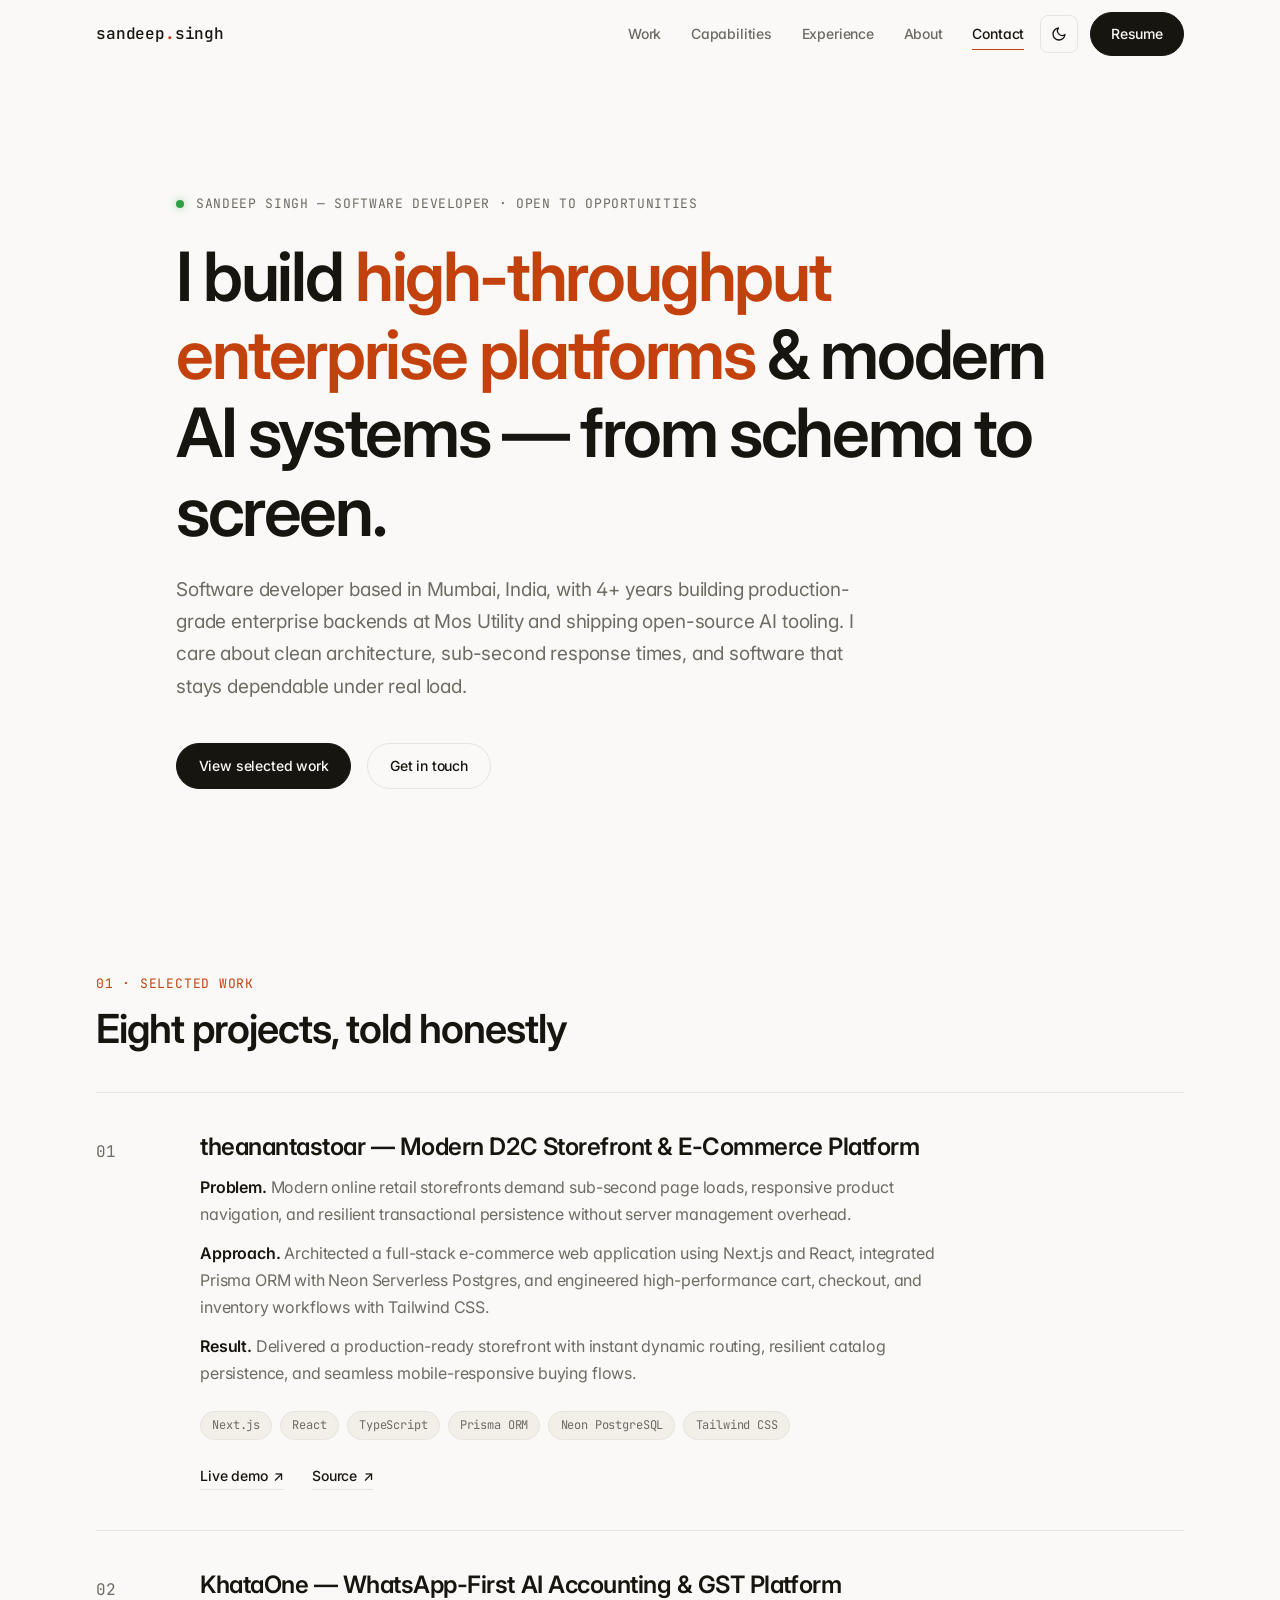
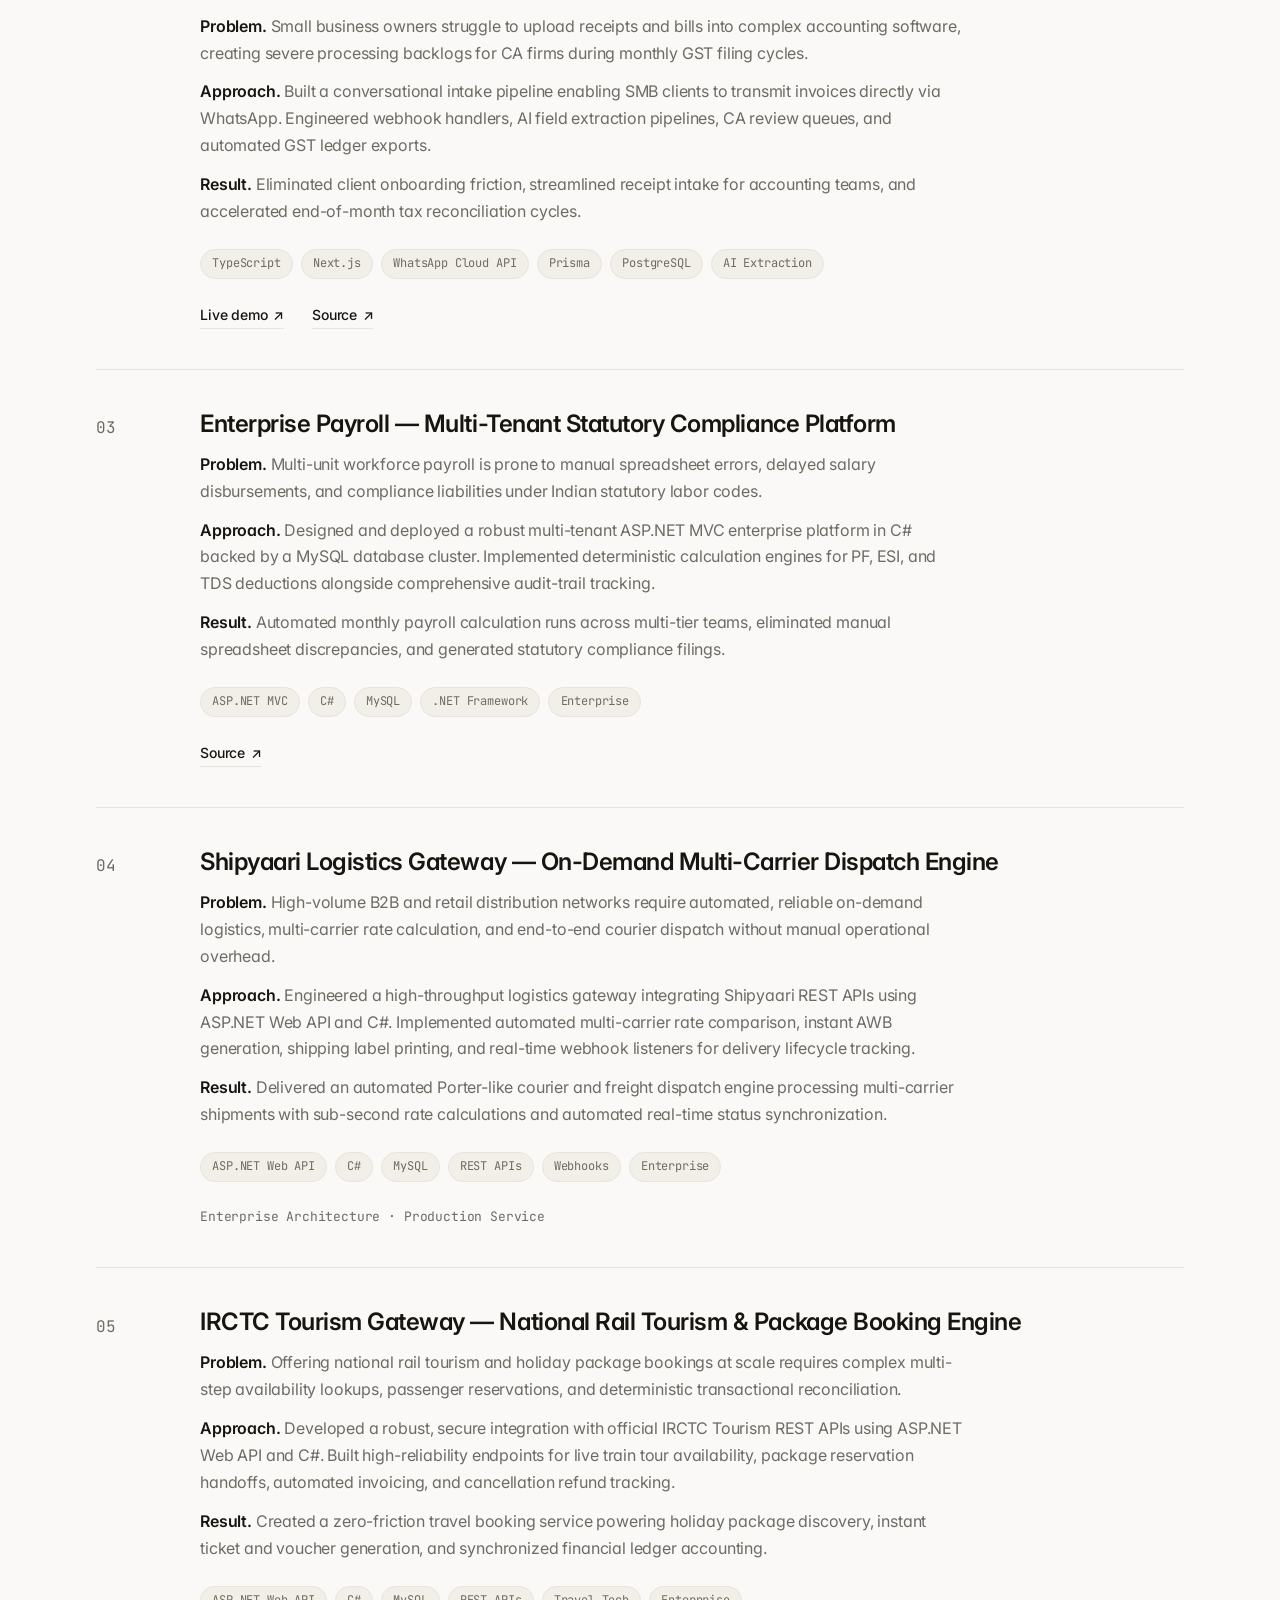
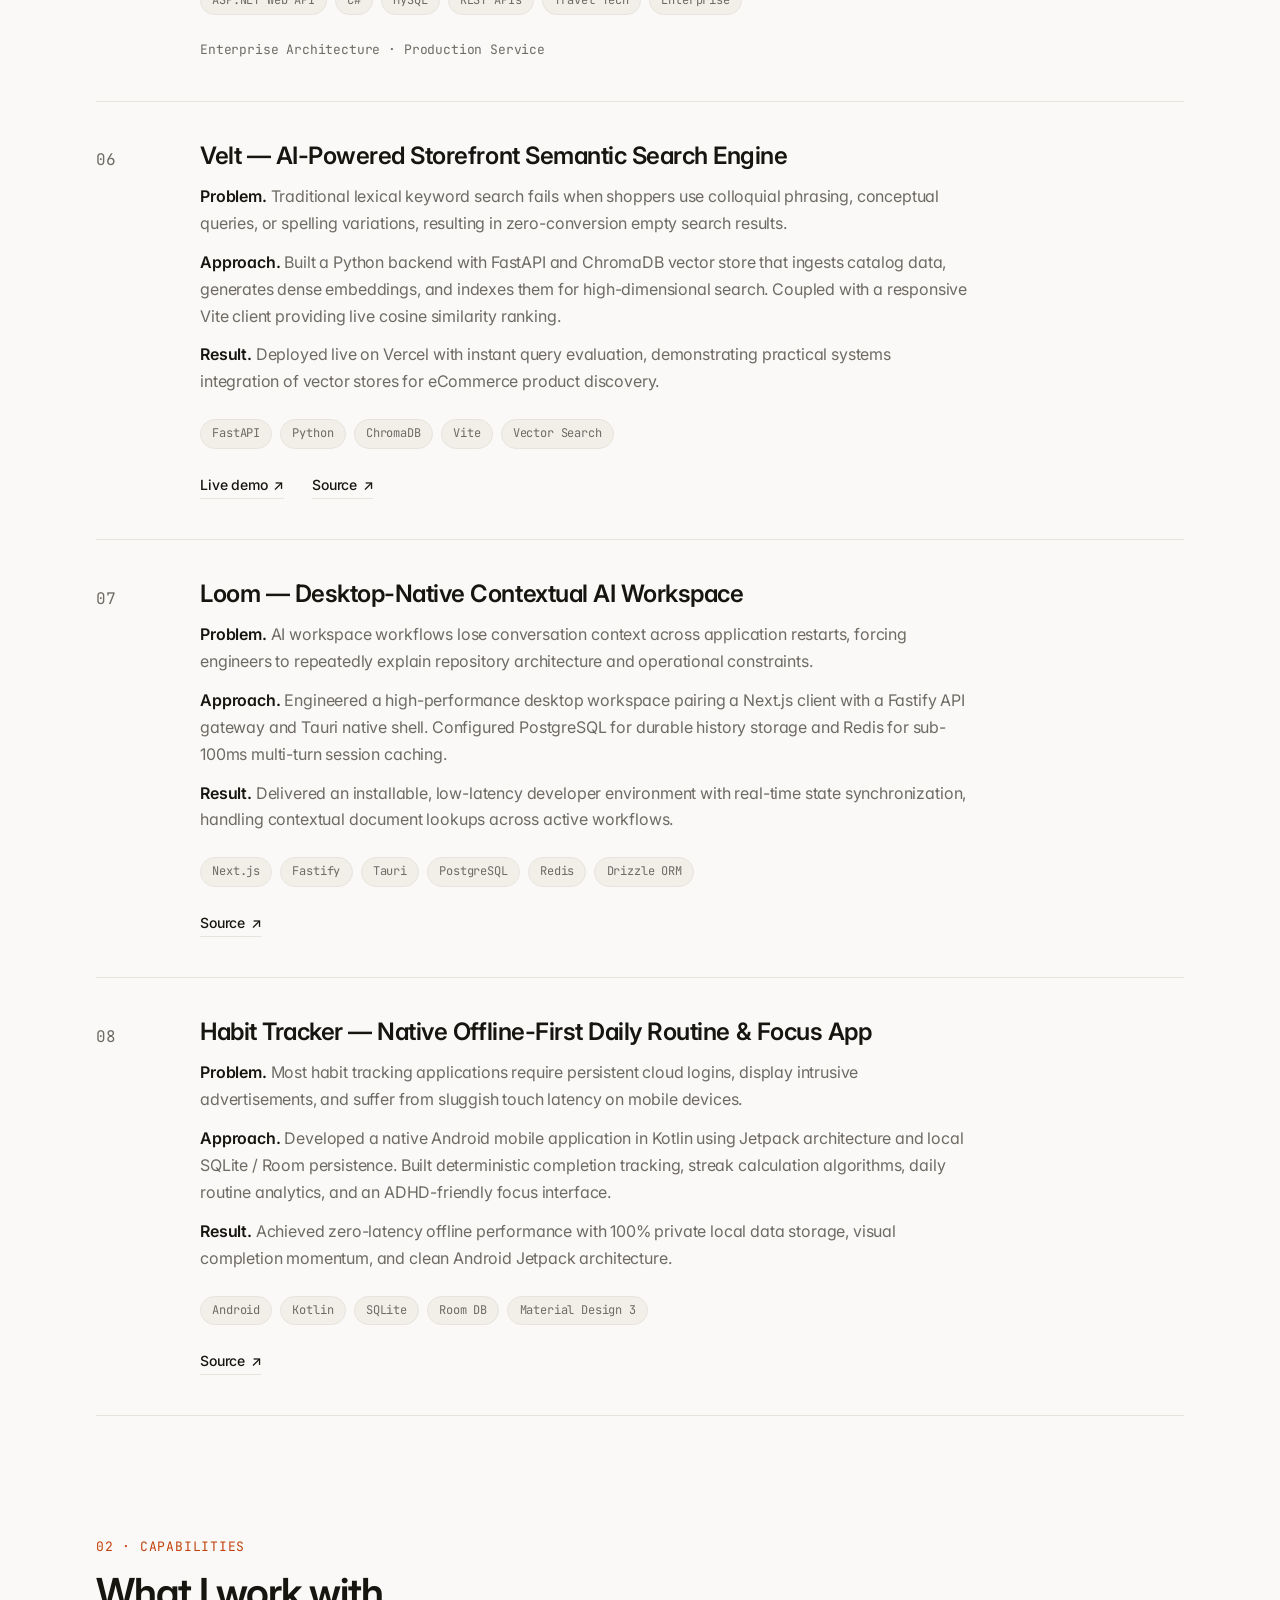
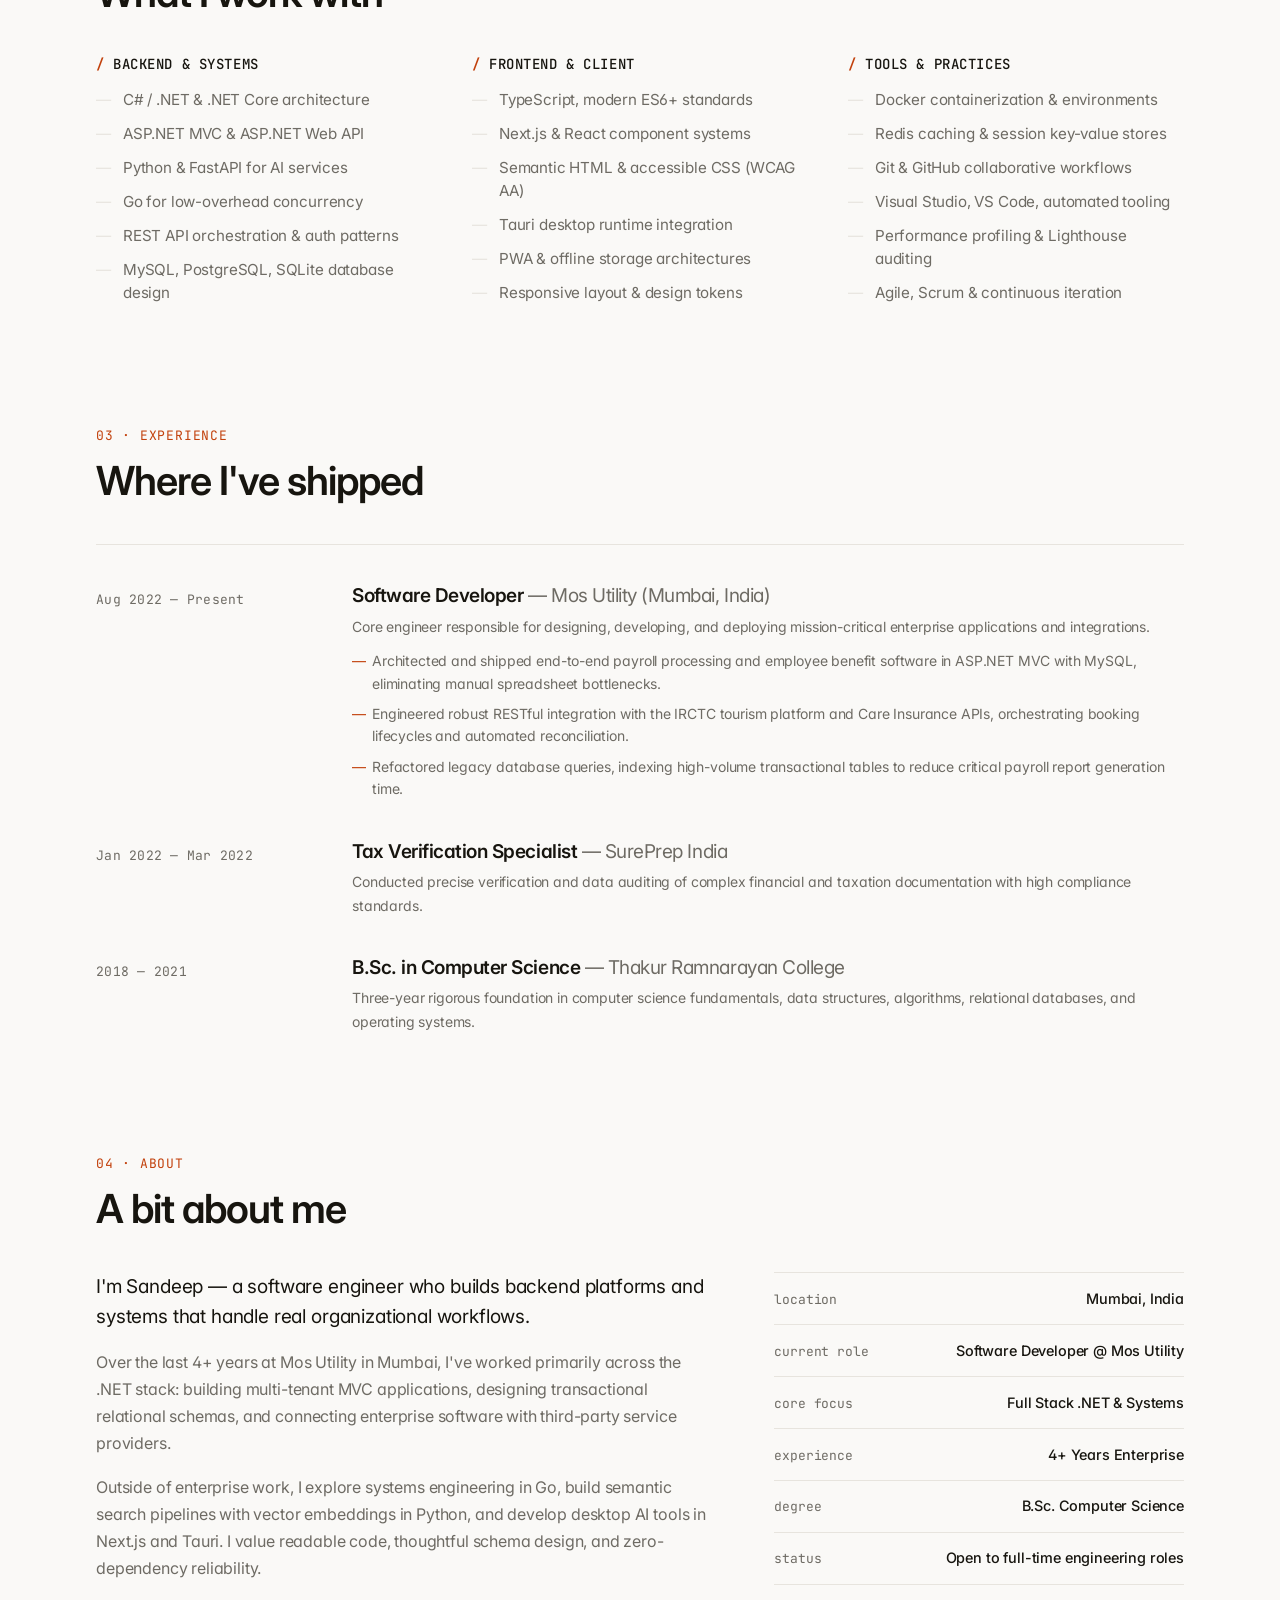
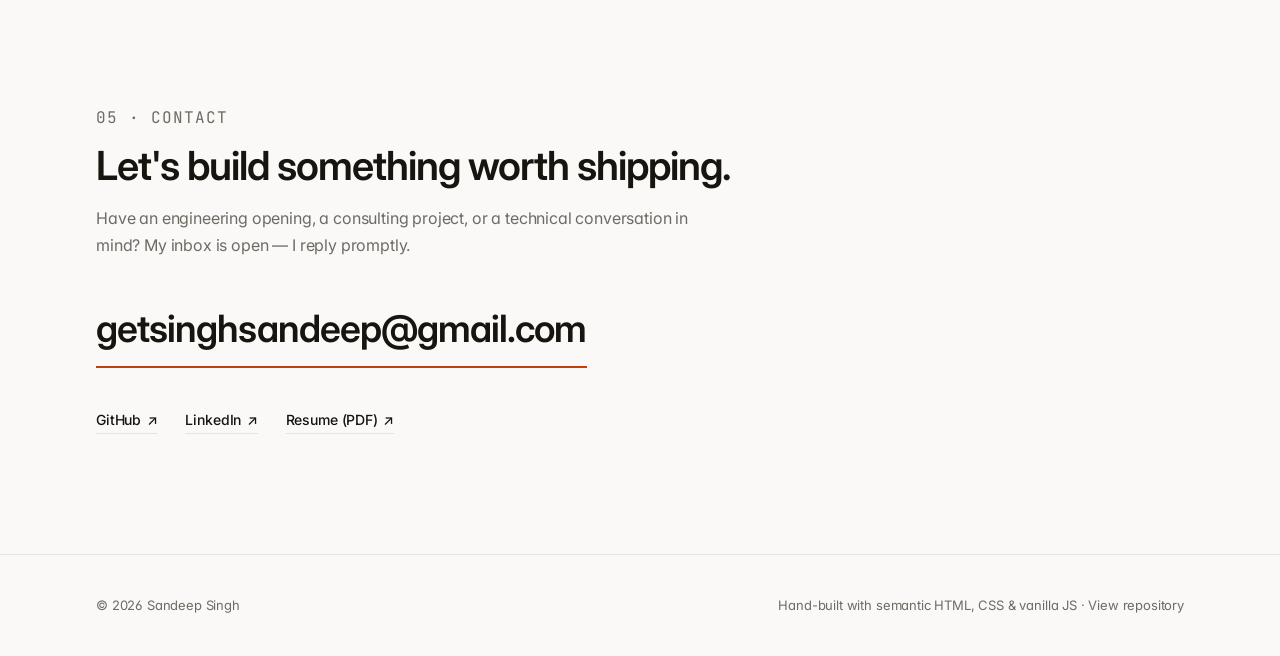
<file: index.html>
<!DOCTYPE html>
<html lang="en">
<head>
  <meta charset="UTF-8">
  <meta name="viewport" content="width=device-width, initial-scale=1.0">
  <title>Sandeep Singh — Full Stack Software Developer</title>
  <meta name="description" content="Sandeep Singh is a full-stack software developer and systems engineer building high-throughput enterprise platforms and modern AI systems in Mumbai, India.">
  <meta property="og:title" content="Sandeep Singh — Full Stack Software Developer">
  <meta property="og:description" content="High-throughput enterprise platforms and modern AI systems — from schema to screen.">
  <meta property="og:type" content="website">
  <meta property="og:url" content="https://sandeep-s01.github.io/portfolio/">

  <link rel="icon" href="favicon.svg" type="image/svg+xml">
  <link rel="preconnect" href="https://fonts.googleapis.com">
  <link rel="preconnect" href="https://fonts.gstatic.com" crossorigin>
  <link href="https://fonts.googleapis.com/css2?family=Inter:wght@400;500;600;700&family=JetBrains+Mono:wght@400;500;600&display=swap" rel="stylesheet">
  <link rel="stylesheet" href="style.css">

  <!-- Set theme before paint to avoid flash of unstyled content -->
  <script>
    document.documentElement.classList.add('js');
    (function () {
      var t = localStorage.getItem('theme');
      if (!t) t = matchMedia('(prefers-color-scheme: dark)').matches ? 'dark' : 'light';
      document.documentElement.dataset.theme = t;
    })();
  </script>

  <!-- Schema.org Person JSON-LD -->
  <script type="application/ld+json">
  {
    "@context": "https://schema.org",
    "@type": "Person",
    "name": "Sandeep Singh",
    "jobTitle": "Full Stack Software Developer",
    "address": {
      "@type": "PostalAddress",
      "addressLocality": "Mumbai",
      "addressCountry": "India"
    },
    "url": "https://sandeep-s01.github.io/portfolio/",
    "sameAs": [
      "https://github.com/Sandeep-S01",
      "https://www.linkedin.com/in/sandeep-singh-1147b81aa/"
    ],
    "knowsAbout": ["C#", ".NET", "ASP.NET MVC", "MySQL", "REST APIs", "TypeScript", "Next.js", "Go", "AI Systems"]
  }
  </script>
</head>

<body>
  <div id="scroll-progress" aria-hidden="true"></div>
  <a class="skip-link" href="#main">Skip to content</a>

  <!-- ================================================================
       HEADER & NAVIGATION
       ================================================================ -->
  <header class="site-header" id="site-header">
    <div class="container header-inner">
      <a href="#top" class="wordmark">sandeep<span class="dot">.</span>singh</a>

      <nav class="site-nav" id="site-nav" aria-label="Primary">
        <a href="#work">Work</a>
        <a href="#capabilities">Capabilities</a>
        <a href="#experience">Experience</a>
        <a href="#about">About</a>
        <a href="#contact">Contact</a>
        <a class="btn btn-primary mobile-nav-resume" href="Resume_Sandeep.pdf" target="_blank" rel="noopener noreferrer">Download Resume (PDF)</a>
      </nav>

      <div class="header-actions">
        <!-- Dual theme toggle (Light / Dark) -->
        <button class="icon-btn" id="theme-toggle" aria-label="Toggle dark mode">
          <span class="theme-btn-icon">
            <svg class="icon-moon" width="16" height="16" viewBox="0 0 24 24" fill="none" stroke="currentColor" stroke-width="2" stroke-linecap="round" stroke-linejoin="round" aria-hidden="true"><path d="M21 12.8A9 9 0 1 1 11.2 3a7 7 0 0 0 9.8 9.8z"/></svg>
            <svg class="icon-sun" width="16" height="16" viewBox="0 0 24 24" fill="none" stroke="currentColor" stroke-width="2" stroke-linecap="round" stroke-linejoin="round" aria-hidden="true"><circle cx="12" cy="12" r="4"/><path d="M12 2v2m0 16v2M4.9 4.9l1.4 1.4m11.4 11.4 1.4 1.4M2 12h2m16 0h2M4.9 19.1l1.4-1.4M17.7 6.3l1.4-1.4"/></svg>
          </span>
        </button>

        <a class="btn btn-primary btn-resume" href="Resume_Sandeep.pdf" target="_blank" rel="noopener noreferrer">Resume</a>

        <button class="icon-btn menu-btn" id="menu-btn" aria-expanded="false" aria-controls="site-nav" aria-label="Open menu">
          <span></span>
          <span></span>
          <span></span>
        </button>
      </div>
    </div>
  </header>

  <main id="main">
    <!-- ================================================================
         HERO SECTION
         ================================================================ -->
    <section class="hero container" id="top">
      <p class="kicker reveal stagger-1">
        <span class="status-dot" aria-hidden="true"></span>
        Sandeep Singh — Software Developer · Open to opportunities
      </p>
      <h1 class="reveal stagger-2">I build <em>high-throughput enterprise platforms</em> &amp; modern AI systems — from schema to screen.</h1>
      <p class="lede reveal stagger-3">
        Software developer based in Mumbai, India, with 4+ years building production-grade enterprise backends at Mos Utility and shipping open-source AI tooling. I care about clean architecture, sub-second response times, and software that stays dependable under real load.
      </p>
      <div class="hero-actions reveal stagger-4">
        <a class="btn btn-primary" href="#work">View selected work</a>
        <a class="btn btn-ghost" href="#contact">Get in touch</a>
      </div>
    </section>

    <!-- ================================================================
         SECTION 01: SELECTED WORK
         ================================================================ -->
    <section class="section container" id="work" aria-labelledby="work-title">
      <header class="section-head reveal">
        <p class="section-label">01 · Selected Work</p>
        <h2 id="work-title">Eight projects, told honestly</h2>
      </header>

      <!-- Project 01: theanantastoar -->
      <article class="project reveal stagger-1">
        <p class="project-index" aria-hidden="true">01</p>
        <div class="project-body">
          <h3>theanantastoar — Modern D2C Storefront &amp; E-Commerce Platform</h3>
          <div class="project-desc">
            <p><strong>Problem.</strong> Modern online retail storefronts demand sub-second page loads, responsive product navigation, and resilient transactional persistence without server management overhead.</p>
            <p><strong>Approach.</strong> Architected a full-stack e-commerce web application using Next.js and React, integrated Prisma ORM with Neon Serverless Postgres, and engineered high-performance cart, checkout, and inventory workflows with Tailwind CSS.</p>
            <p><strong>Result.</strong> Delivered a production-ready storefront with instant dynamic routing, resilient catalog persistence, and seamless mobile-responsive buying flows.</p>
          </div>
          <ul class="tags">
            <li>Next.js</li>
            <li>React</li>
            <li>TypeScript</li>
            <li>Prisma ORM</li>
            <li>Neon PostgreSQL</li>
            <li>Tailwind CSS</li>
          </ul>
          <div class="project-links">
            <a class="text-link" href="https://theanantastore.in" target="_blank" rel="noopener noreferrer">Live demo <span aria-hidden="true">↗</span></a>
            <a class="text-link" href="https://github.com/Sandeep-S01/theanantastore.in" target="_blank" rel="noopener noreferrer">Source <span aria-hidden="true">↗</span></a>
          </div>
        </div>
      </article>

      <!-- Project 02: KhataOne -->
      <article class="project reveal stagger-2">
        <p class="project-index" aria-hidden="true">02</p>
        <div class="project-body">
          <h3>KhataOne — WhatsApp-First AI Accounting &amp; GST Platform</h3>
          <div class="project-desc">
            <p><strong>Problem.</strong> Small business owners struggle to upload receipts and bills into complex accounting software, creating severe processing backlogs for CA firms during monthly GST filing cycles.</p>
            <p><strong>Approach.</strong> Built a conversational intake pipeline enabling SMB clients to transmit invoices directly via WhatsApp. Engineered webhook handlers, AI field extraction pipelines, CA review queues, and automated GST ledger exports.</p>
            <p><strong>Result.</strong> Eliminated client onboarding friction, streamlined receipt intake for accounting teams, and accelerated end-of-month tax reconciliation cycles.</p>
          </div>
          <ul class="tags">
            <li>TypeScript</li>
            <li>Next.js</li>
            <li>WhatsApp Cloud API</li>
            <li>Prisma</li>
            <li>PostgreSQL</li>
            <li>AI Extraction</li>
          </ul>
          <div class="project-links">
            <a class="text-link" href="https://khataone.vercel.app" target="_blank" rel="noopener noreferrer">Live demo <span aria-hidden="true">↗</span></a>
            <a class="text-link" href="https://github.com/Sandeep-S01/KhataOne" target="_blank" rel="noopener noreferrer">Source <span aria-hidden="true">↗</span></a>
          </div>
        </div>
      </article>

      <!-- Project 03: Enterprise Payroll Management Platform -->
      <article class="project reveal stagger-3">
        <p class="project-index" aria-hidden="true">03</p>
        <div class="project-body">
          <h3>Enterprise Payroll — Multi-Tenant Statutory Compliance Platform</h3>
          <div class="project-desc">
            <p><strong>Problem.</strong> Multi-unit workforce payroll is prone to manual spreadsheet errors, delayed salary disbursements, and compliance liabilities under Indian statutory labor codes.</p>
            <p><strong>Approach.</strong> Designed and deployed a robust multi-tenant ASP.NET MVC enterprise platform in C# backed by a MySQL database cluster. Implemented deterministic calculation engines for PF, ESI, and TDS deductions alongside comprehensive audit-trail tracking.</p>
            <p><strong>Result.</strong> Automated monthly payroll calculation runs across multi-tier teams, eliminated manual spreadsheet discrepancies, and generated statutory compliance filings.</p>
          </div>
          <ul class="tags">
            <li>ASP.NET MVC</li>
            <li>C#</li>
            <li>MySQL</li>
            <li>.NET Framework</li>
            <li>Enterprise</li>
          </ul>
          <div class="project-links">
            <a class="text-link" href="https://github.com/Sandeep-S01/Payroll" target="_blank" rel="noopener noreferrer">Source <span aria-hidden="true">↗</span></a>
          </div>
        </div>
      </article>

      <!-- Project 04: Shipyaari Logistics Gateway -->
      <article class="project reveal stagger-4">
        <p class="project-index" aria-hidden="true">04</p>
        <div class="project-body">
          <h3>Shipyaari Logistics Gateway — On-Demand Multi-Carrier Dispatch Engine</h3>
          <div class="project-desc">
            <p><strong>Problem.</strong> High-volume B2B and retail distribution networks require automated, reliable on-demand logistics, multi-carrier rate calculation, and end-to-end courier dispatch without manual operational overhead.</p>
            <p><strong>Approach.</strong> Engineered a high-throughput logistics gateway integrating Shipyaari REST APIs using ASP.NET Web API and C#. Implemented automated multi-carrier rate comparison, instant AWB generation, shipping label printing, and real-time webhook listeners for delivery lifecycle tracking.</p>
            <p><strong>Result.</strong> Delivered an automated Porter-like courier and freight dispatch engine processing multi-carrier shipments with sub-second rate calculations and automated real-time status synchronization.</p>
          </div>
          <ul class="tags">
            <li>ASP.NET Web API</li>
            <li>C#</li>
            <li>MySQL</li>
            <li>REST APIs</li>
            <li>Webhooks</li>
            <li>Enterprise</li>
          </ul>
          <div class="project-links">
            <span class="mono" style="font-size: 0.8125rem; color: var(--muted);">Enterprise Architecture · Production Service</span>
          </div>
        </div>
      </article>

      <!-- Project 05: IRCTC Tourism Gateway -->
      <article class="project reveal stagger-5">
        <p class="project-index" aria-hidden="true">05</p>
        <div class="project-body">
          <h3>IRCTC Tourism Gateway — National Rail Tourism &amp; Package Booking Engine</h3>
          <div class="project-desc">
            <p><strong>Problem.</strong> Offering national rail tourism and holiday package bookings at scale requires complex multi-step availability lookups, passenger reservations, and deterministic transactional reconciliation.</p>
            <p><strong>Approach.</strong> Developed a robust, secure integration with official IRCTC Tourism REST APIs using ASP.NET Web API and C#. Built high-reliability endpoints for live train tour availability, package reservation handoffs, automated invoicing, and cancellation refund tracking.</p>
            <p><strong>Result.</strong> Created a zero-friction travel booking service powering holiday package discovery, instant ticket and voucher generation, and synchronized financial ledger accounting.</p>
          </div>
          <ul class="tags">
            <li>ASP.NET Web API</li>
            <li>C#</li>
            <li>MySQL</li>
            <li>REST APIs</li>
            <li>Travel Tech</li>
            <li>Enterprise</li>
          </ul>
          <div class="project-links">
            <span class="mono" style="font-size: 0.8125rem; color: var(--muted);">Enterprise Architecture · Production Service</span>
          </div>
        </div>
      </article>

      <!-- Project 06: Velt Semantic Search -->
      <article class="project reveal stagger-6">
        <p class="project-index" aria-hidden="true">06</p>
        <div class="project-body">
          <h3>Velt — AI-Powered Storefront Semantic Search Engine</h3>
          <div class="project-desc">
            <p><strong>Problem.</strong> Traditional lexical keyword search fails when shoppers use colloquial phrasing, conceptual queries, or spelling variations, resulting in zero-conversion empty search results.</p>
            <p><strong>Approach.</strong> Built a Python backend with FastAPI and ChromaDB vector store that ingests catalog data, generates dense embeddings, and indexes them for high-dimensional search. Coupled with a responsive Vite client providing live cosine similarity ranking.</p>
            <p><strong>Result.</strong> Deployed live on Vercel with instant query evaluation, demonstrating practical systems integration of vector stores for eCommerce product discovery.</p>
          </div>
          <ul class="tags">
            <li>FastAPI</li>
            <li>Python</li>
            <li>ChromaDB</li>
            <li>Vite</li>
            <li>Vector Search</li>
          </ul>
          <div class="project-links">
            <a class="text-link" href="https://velt-gamma.vercel.app" target="_blank" rel="noopener noreferrer">Live demo <span aria-hidden="true">↗</span></a>
            <a class="text-link" href="https://github.com/Sandeep-S01/Velt" target="_blank" rel="noopener noreferrer">Source <span aria-hidden="true">↗</span></a>
          </div>
        </div>
      </article>

      <!-- Project 07: Loom AI Workspace -->
      <article class="project reveal stagger-7">
        <p class="project-index" aria-hidden="true">07</p>
        <div class="project-body">
          <h3>Loom — Desktop-Native Contextual AI Workspace</h3>
          <div class="project-desc">
            <p><strong>Problem.</strong> AI workspace workflows lose conversation context across application restarts, forcing engineers to repeatedly explain repository architecture and operational constraints.</p>
            <p><strong>Approach.</strong> Engineered a high-performance desktop workspace pairing a Next.js client with a Fastify API gateway and Tauri native shell. Configured PostgreSQL for durable history storage and Redis for sub-100ms multi-turn session caching.</p>
            <p><strong>Result.</strong> Delivered an installable, low-latency developer environment with real-time state synchronization, handling contextual document lookups across active workflows.</p>
          </div>
          <ul class="tags">
            <li>Next.js</li>
            <li>Fastify</li>
            <li>Tauri</li>
            <li>PostgreSQL</li>
            <li>Redis</li>
            <li>Drizzle ORM</li>
          </ul>
          <div class="project-links">
            <a class="text-link" href="https://github.com/Sandeep-S01/loom" target="_blank" rel="noopener noreferrer">Source <span aria-hidden="true">↗</span></a>
          </div>
        </div>
      </article>

      <!-- Project 08: Habit Tracker Mobile App -->
      <article class="project reveal stagger-8">
        <p class="project-index" aria-hidden="true">08</p>
        <div class="project-body">
          <h3>Habit Tracker — Native Offline-First Daily Routine &amp; Focus App</h3>
          <div class="project-desc">
            <p><strong>Problem.</strong> Most habit tracking applications require persistent cloud logins, display intrusive advertisements, and suffer from sluggish touch latency on mobile devices.</p>
            <p><strong>Approach.</strong> Developed a native Android mobile application in Kotlin using Jetpack architecture and local SQLite / Room persistence. Built deterministic completion tracking, streak calculation algorithms, daily routine analytics, and an ADHD-friendly focus interface.</p>
            <p><strong>Result.</strong> Achieved zero-latency offline performance with 100% private local data storage, visual completion momentum, and clean Android Jetpack architecture.</p>
          </div>
          <ul class="tags">
            <li>Android</li>
            <li>Kotlin</li>
            <li>SQLite</li>
            <li>Room DB</li>
            <li>Material Design 3</li>
          </ul>
          <div class="project-links">
            <a class="text-link" href="https://github.com/Sandeep-S01/Habit-Tracker" target="_blank" rel="noopener noreferrer">Source <span aria-hidden="true">↗</span></a>
          </div>
        </div>
      </article>
    </section>

    <!-- ================================================================
         SECTION 02: CAPABILITIES
         ================================================================ -->
    <section class="section container" id="capabilities" aria-labelledby="cap-title">
      <header class="section-head reveal">
        <p class="section-label">02 · Capabilities</p>
        <h2 id="cap-title">What I work with</h2>
      </header>
      <div class="cap-grid">
        <div class="cap reveal stagger-1">
          <h3><span>/</span> backend &amp; systems</h3>
          <ul>
            <li>C# / .NET &amp; .NET Core architecture</li>
            <li>ASP.NET MVC &amp; ASP.NET Web API</li>
            <li>Python &amp; FastAPI for AI services</li>
            <li>Go for low-overhead concurrency</li>
            <li>REST API orchestration &amp; auth patterns</li>
            <li>MySQL, PostgreSQL, SQLite database design</li>
          </ul>
        </div>
        <div class="cap reveal stagger-2">
          <h3><span>/</span> frontend &amp; client</h3>
          <ul>
            <li>TypeScript, modern ES6+ standards</li>
            <li>Next.js &amp; React component systems</li>
            <li>Semantic HTML &amp; accessible CSS (WCAG AA)</li>
            <li>Tauri desktop runtime integration</li>
            <li>PWA &amp; offline storage architectures</li>
            <li>Responsive layout &amp; design tokens</li>
          </ul>
        </div>
        <div class="cap reveal stagger-3">
          <h3><span>/</span> tools &amp; practices</h3>
          <ul>
            <li>Docker containerization &amp; environments</li>
            <li>Redis caching &amp; session key-value stores</li>
            <li>Git &amp; GitHub collaborative workflows</li>
            <li>Visual Studio, VS Code, automated tooling</li>
            <li>Performance profiling &amp; Lighthouse auditing</li>
            <li>Agile, Scrum &amp; continuous iteration</li>
          </ul>
        </div>
      </div>
    </section>

    <!-- ================================================================
         SECTION 03: EXPERIENCE
         ================================================================ -->
    <section class="section container" id="experience" aria-labelledby="exp-title">
      <header class="section-head reveal">
        <p class="section-label">03 · Experience</p>
        <h2 id="exp-title">Where I've shipped</h2>
      </header>

      <div class="timeline-list">
        <article class="timeline-item reveal stagger-1">
          <p class="timeline-dates">Aug 2022 — Present</p>
          <div class="timeline-content">
            <h3>Software Developer <span class="company">— Mos Utility (Mumbai, India)</span></h3>
            <p>Core engineer responsible for designing, developing, and deploying mission-critical enterprise applications and integrations.</p>
            <ul class="timeline-bullets">
              <li>Architected and shipped end-to-end payroll processing and employee benefit software in ASP.NET MVC with MySQL, eliminating manual spreadsheet bottlenecks.</li>
              <li>Engineered robust RESTful integration with the IRCTC tourism platform and Care Insurance APIs, orchestrating booking lifecycles and automated reconciliation.</li>
              <li>Refactored legacy database queries, indexing high-volume transactional tables to reduce critical payroll report generation time.</li>
            </ul>
          </div>
        </article>

        <article class="timeline-item reveal stagger-2">
          <p class="timeline-dates">Jan 2022 — Mar 2022</p>
          <div class="timeline-content">
            <h3>Tax Verification Specialist <span class="company">— SurePrep India</span></h3>
            <p>Conducted precise verification and data auditing of complex financial and taxation documentation with high compliance standards.</p>
          </div>
        </article>

        <article class="timeline-item reveal stagger-3">
          <p class="timeline-dates">2018 — 2021</p>
          <div class="timeline-content">
            <h3>B.Sc. in Computer Science <span class="company">— Thakur Ramnarayan College</span></h3>
            <p>Three-year rigorous foundation in computer science fundamentals, data structures, algorithms, relational databases, and operating systems.</p>
          </div>
        </article>
      </div>
    </section>

    <!-- ================================================================
         SECTION 04: ABOUT
         ================================================================ -->
    <section class="section container" id="about" aria-labelledby="about-title">
      <header class="section-head reveal">
        <p class="section-label">04 · About</p>
        <h2 id="about-title">A bit about me</h2>
      </header>
      <div class="about-grid">
        <div class="about-text reveal stagger-1">
          <p>I'm Sandeep — a software engineer who builds backend platforms and systems that handle real organizational workflows.</p>
          <p>Over the last 4+ years at Mos Utility in Mumbai, I've worked primarily across the .NET stack: building multi-tenant MVC applications, designing transactional relational schemas, and connecting enterprise software with third-party service providers.</p>
          <p>Outside of enterprise work, I explore systems engineering in Go, build semantic search pipelines with vector embeddings in Python, and develop desktop AI tools in Next.js and Tauri. I value readable code, thoughtful schema design, and zero-dependency reliability.</p>
        </div>

        <dl class="facts reveal stagger-2">
          <div><dt>location</dt><dd>Mumbai, India</dd></div>
          <div><dt>current role</dt><dd>Software Developer @ Mos Utility</dd></div>
          <div><dt>core focus</dt><dd>Full Stack .NET &amp; Systems</dd></div>
          <div><dt>experience</dt><dd>4+ Years Enterprise</dd></div>
          <div><dt>degree</dt><dd>B.Sc. Computer Science</dd></div>
          <div><dt>status</dt><dd>Open to full-time engineering roles</dd></div>
        </dl>
      </div>
    </section>

    <!-- ================================================================
         SECTION 05: CONTACT
         ================================================================ -->
    <section class="section container" id="contact" aria-labelledby="contact-title">
      <div class="contact-inner reveal">
        <p class="section-label">05 · Contact</p>
        <h2 id="contact-title">Let's build something worth shipping.</h2>
        <p>Have an engineering opening, a consulting project, or a technical conversation in mind? My inbox is open — I reply promptly.</p>

        <a class="email-link" id="email-action" href="mailto:getsinghsandeep@gmail.com" title="Click to email or copy">
          getsinghsandeep@gmail.com
        </a>

        <div class="socials">
          <a class="text-link" href="https://github.com/Sandeep-S01" target="_blank" rel="noopener noreferrer">GitHub <span aria-hidden="true">↗</span></a>
          <a class="text-link" href="https://www.linkedin.com/in/sandeep-singh-1147b81aa/" target="_blank" rel="noopener noreferrer">LinkedIn <span aria-hidden="true">↗</span></a>
          <a class="text-link" href="Resume_Sandeep.pdf" target="_blank" rel="noopener noreferrer">Resume (PDF) <span aria-hidden="true">↗</span></a>
        </div>
      </div>
    </section>
  </main>

  <!-- ================================================================
       FOOTER
       ================================================================ -->
  <footer class="site-footer">
    <div class="container footer-inner">
      <p>&copy; <span id="year">2026</span> Sandeep Singh</p>
      <p>Hand-built with semantic HTML, CSS &amp; vanilla JS · <a href="https://github.com/Sandeep-S01/portfolio" target="_blank" rel="noopener noreferrer">View repository</a></p>
    </div>
  </footer>

  <!-- Toast Notification -->
  <div class="toast" id="toast" role="status" aria-live="polite">Email copied to clipboard</div>

  <script src="script.js"></script>
</body>
</html>
</file>
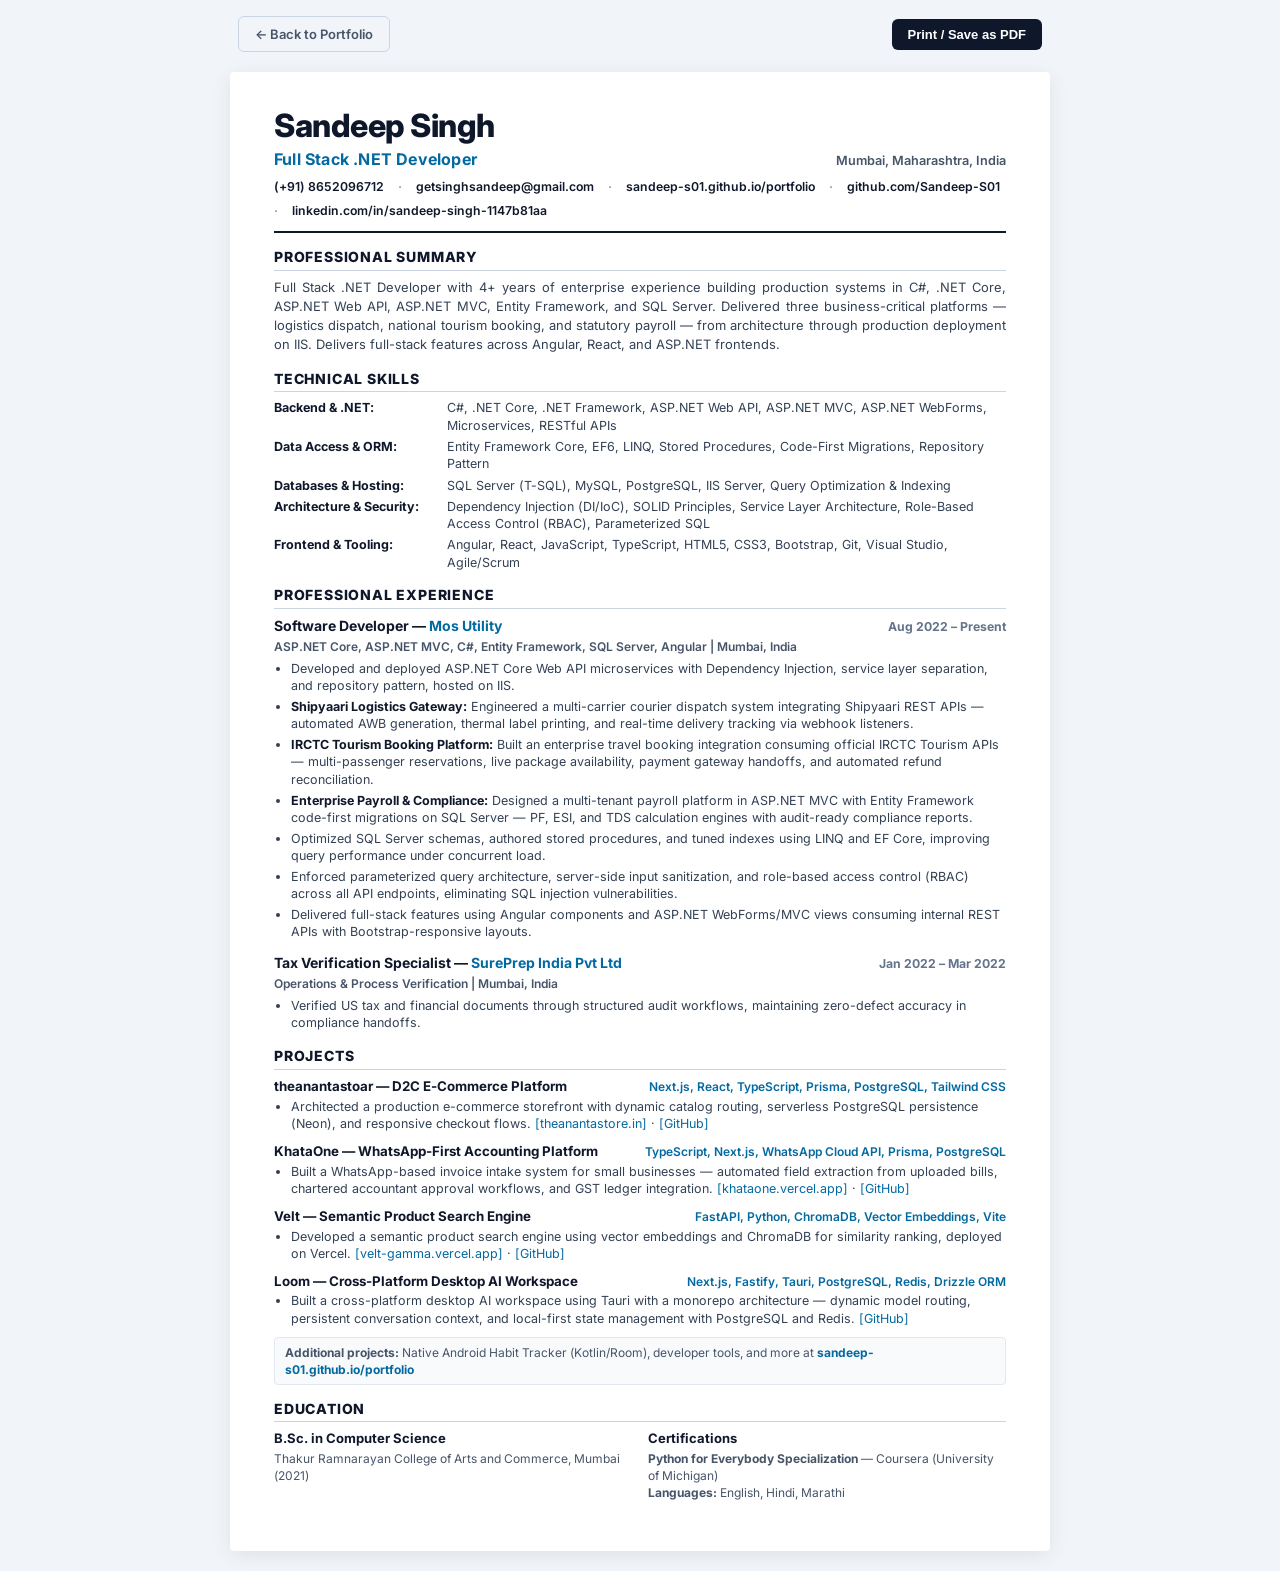
<file: resume.html>
<!DOCTYPE html>
<html lang="en">
<head>
  <meta charset="UTF-8" />
  <meta name="viewport" content="width=device-width, initial-scale=1.0" />
  <title>Sandeep Singh — Full Stack .NET Developer — Resume</title>
  <link rel="preconnect" href="https://fonts.googleapis.com" />
  <link rel="preconnect" href="https://fonts.gstatic.com" crossorigin />
  <link href="https://fonts.googleapis.com/css2?family=Inter:wght@400;600;700;800&display=swap" rel="stylesheet" />
  <style>
    @page {
      size: A4 portrait;
      margin: 8mm 10mm;
    }

    * {
      box-sizing: border-box;
    }

    body {
      margin: 0;
      background: #f1f5f9;
      color: #1e293b;
      font-family: "Inter", -apple-system, BlinkMacSystemFont, "Segoe UI", Roboto, Arial, sans-serif;
      font-size: 10.1pt;
      line-height: 1.42;
      font-variant-ligatures: none;
      -webkit-font-smoothing: antialiased;
    }

    a {
      color: #0369a1;
      text-decoration: none;
    }

    a:hover {
      text-decoration: underline;
    }

    .resume-wrapper {
      max-width: 820px;
      margin: 20px auto;
      background: #ffffff;
      padding: 36px 44px;
      box-shadow: 0 4px 20px rgba(0, 0, 0, 0.08);
      border-radius: 4px;
    }

    /* Screen Action Bar */
    .screen-actions {
      display: flex;
      justify-content: space-between;
      align-items: center;
      max-width: 820px;
      margin: 16px auto 0;
      padding: 0 8px;
    }

    .screen-actions a,
    .screen-actions button {
      display: inline-flex;
      align-items: center;
      gap: 6px;
      padding: 8px 16px;
      background: #0f172a;
      color: #ffffff;
      font-size: 13px;
      font-weight: 600;
      border: none;
      border-radius: 6px;
      cursor: pointer;
      text-decoration: none;
      transition: background 0.2s;
    }

    .screen-actions a:hover,
    .screen-actions button:hover {
      background: #1e293b;
      text-decoration: none;
    }

    .screen-actions .back-link {
      background: transparent;
      color: #475569;
      border: 1px solid #cbd5e1;
    }

    .screen-actions .back-link:hover {
      background: #e2e8f0;
      color: #0f172a;
    }

    /* Header */
    header {
      border-bottom: 2px solid #0f172a;
      padding-bottom: 12px;
      margin-bottom: 14px;
    }

    h1 {
      margin: 0;
      font-size: 24pt;
      font-weight: 800;
      letter-spacing: -0.5px;
      color: #0f172a;
      line-height: 1.1;
    }

    .title-banner {
      display: flex;
      justify-content: space-between;
      align-items: baseline;
      margin: 4px 0 8px;
    }

    .role-title {
      font-size: 12pt;
      font-weight: 700;
      color: #0369a1;
      letter-spacing: 0.2px;
    }

    .location {
      font-size: 9.5pt;
      font-weight: 600;
      color: #475569;
    }

    .contact-row {
      display: flex;
      flex-wrap: wrap;
      gap: 6px 14px;
      font-size: 9.2pt;
      color: #334155;
    }

    .contact-row span {
      display: inline-flex;
      align-items: center;
      gap: 4px;
    }

    .contact-row .sep {
      color: #94a3b8;
      font-weight: 700;
      user-select: none;
    }

    .contact-row a {
      color: #0f172a;
      font-weight: 600;
    }

    .contact-row a:hover {
      color: #0369a1;
    }

    /* Section Headings */
    section {
      margin-bottom: 14px;
      page-break-inside: avoid;
    }

    h2 {
      margin: 0 0 7px;
      font-size: 10.5pt;
      font-weight: 800;
      text-transform: uppercase;
      letter-spacing: 0.8px;
      color: #0f172a;
      border-bottom: 1px solid #cbd5e1;
      padding-bottom: 3px;
    }

    /* Summary */
    .summary-text {
      margin: 0;
      font-size: 9.7pt;
      color: #334155;
      line-height: 1.48;
      text-align: justify;
    }

    /* Skills Grid */
    .skills-list {
      display: flex;
      flex-direction: column;
      gap: 4px;
      font-size: 9.4pt;
    }

    .skill-row {
      display: grid;
      grid-template-columns: 165px 1fr;
      gap: 8px;
      line-height: 1.38;
    }

    .skill-label {
      font-weight: 700;
      color: #0f172a;
    }

    .skill-values {
      color: #334155;
    }

    /* Experience & Project Items */
    .item {
      margin-bottom: 12px;
      page-break-inside: avoid;
    }

    .item:last-child {
      margin-bottom: 0;
    }

    .item-header {
      display: flex;
      justify-content: space-between;
      align-items: baseline;
      margin-bottom: 2px;
    }

    .item-title {
      font-size: 10.5pt;
      font-weight: 700;
      color: #0f172a;
    }

    .item-company {
      color: #0369a1;
      font-weight: 700;
    }

    .item-date {
      font-size: 9.2pt;
      font-weight: 700;
      color: #64748b;
      white-space: nowrap;
    }

    .item-subtitle {
      font-size: 9pt;
      font-weight: 600;
      color: #475569;
      margin-bottom: 5px;
    }

    ul {
      margin: 0;
      padding-left: 17px;
    }

    li {
      margin-bottom: 3px;
      font-size: 9.4pt;
      color: #334155;
      line-height: 1.4;
    }

    li:last-child {
      margin-bottom: 0;
    }

    li strong {
      color: #0f172a;
      font-weight: 700;
    }

    /* Project Items */
    .project-item {
      margin-bottom: 9px;
    }

    .project-head {
      display: flex;
      justify-content: space-between;
      align-items: baseline;
      margin-bottom: 2px;
    }

    .project-name {
      font-size: 10pt;
      font-weight: 700;
      color: #0f172a;
    }

    .project-stack {
      font-size: 9pt;
      font-weight: 600;
      color: #0369a1;
    }

    .more-projects-note {
      margin-top: 7px;
      padding: 6px 10px;
      background: #f8fafc;
      border: 1px solid #e2e8f0;
      border-radius: 4px;
      font-size: 9pt;
      color: #475569;
    }

    .more-projects-note a {
      font-weight: 700;
      color: #0369a1;
    }

    /* Education & Credentials Grid */
    .two-col-row {
      display: grid;
      grid-template-columns: 1fr 1fr;
      gap: 16px;
    }

    .edu-item h3 {
      margin: 0 0 2px;
      font-size: 9.8pt;
      font-weight: 700;
      color: #0f172a;
    }

    .edu-item p {
      margin: 0;
      font-size: 9pt;
      color: #475569;
    }

    /* Print Styles */
    @media print {
      body {
        background: #ffffff;
        color: #000000;
        font-size: 8.6pt;
        line-height: 1.28;
      }

      .screen-actions {
        display: none !important;
      }

      .resume-wrapper {
        max-width: 100%;
        margin: 0;
        padding: 0;
        box-shadow: none;
        border-radius: 0;
      }

      header {
        border-bottom: 2px solid #000000;
        padding-bottom: 4px;
        margin-bottom: 6px;
      }

      h1 {
        font-size: 19pt;
      }

      .title-banner {
        margin: 1px 0 3px;
      }

      .role-title {
        font-size: 10pt;
      }

      .location {
        font-size: 8.5pt;
      }

      .contact-row {
        font-size: 8.2pt;
        gap: 3px 8px;
      }

      section {
        margin-bottom: 6px;
      }

      h2 {
        border-bottom: 1px solid #94a3b8;
        color: #000000;
        font-size: 9pt;
        margin: 0 0 3px;
        padding-bottom: 1px;
      }

      .summary-text {
        font-size: 8.4pt;
        line-height: 1.30;
      }

      .skills-list {
        font-size: 8.2pt;
        gap: 2px;
      }

      .skill-row {
        grid-template-columns: 140px 1fr;
        gap: 6px;
        line-height: 1.22;
      }

      .item {
        margin-bottom: 5px;
      }

      .item-title {
        font-size: 9.2pt;
      }

      .item-subtitle {
        font-size: 8.1pt;
        margin-bottom: 2px;
      }

      .item-date {
        font-size: 8.2pt;
      }

      ul {
        padding-left: 13px;
      }

      li {
        font-size: 8.2pt;
        line-height: 1.26;
        margin-bottom: 1.5px;
      }

      .project-item {
        margin-bottom: 4px;
      }

      .project-name {
        font-size: 8.8pt;
      }

      .project-stack {
        font-size: 7.9pt;
      }

      .more-projects-note {
        background: #ffffff;
        border: 1px solid #cbd5e1;
        padding: 3px 6px;
        margin-top: 4px;
        font-size: 7.9pt;
      }

      .two-col-row {
        gap: 10px;
      }

      .edu-item h3 {
        font-size: 8.6pt;
      }

      .edu-item p {
        font-size: 8pt;
      }

      a {
        color: #000000;
        text-decoration: none;
      }

      .contact-row a,
      .project-stack,
      .item-company {
        color: #0f172a;
      }
    }

    @media (max-width: 640px) {
      .resume-wrapper {
        padding: 20px 16px;
        margin: 10px;
      }

      .title-banner {
        flex-direction: column;
        gap: 4px;
      }

      .item-header,
      .project-head {
        flex-direction: column;
        gap: 2px;
      }

      .skill-row {
        grid-template-columns: 1fr;
        gap: 2px;
      }

      .two-col-row {
        grid-template-columns: 1fr;
        gap: 8px;
      }
    }
  </style>
</head>
<body>

  <!-- Screen Top Actions -->
  <div class="screen-actions">
    <a href="index.html" class="back-link">← Back to Portfolio</a>
    <button onclick="window.print()">Print / Save as PDF</button>
  </div>

  <main class="resume-wrapper">

    <!-- HEADER -->
    <header>
      <h1>Sandeep Singh</h1>
      <div class="title-banner">
        <span class="role-title">Full Stack .NET Developer</span>
        <span class="location">Mumbai, Maharashtra, India</span>
      </div>

      <div class="contact-row">
        <span><a href="tel:+918652096712">(+91) 8652096712</a></span>
        <span class="sep" aria-hidden="true">·</span>
        <span><a href="mailto:getsinghsandeep@gmail.com">getsinghsandeep@gmail.com</a></span>
        <span class="sep" aria-hidden="true">·</span>
        <span><a href="https://sandeep-s01.github.io/portfolio/" target="_blank">sandeep-s01.github.io/portfolio</a></span>
        <span class="sep" aria-hidden="true">·</span>
        <span><a href="https://github.com/Sandeep-S01" target="_blank">github.com/Sandeep-S01</a></span>
        <span class="sep" aria-hidden="true">·</span>
        <span><a href="https://www.linkedin.com/in/sandeep-singh-1147b81aa/" target="_blank">linkedin.com/in/sandeep-singh-1147b81aa</a></span>
      </div>
    </header>

    <!-- PROFESSIONAL SUMMARY -->
    <section>
      <h2>Professional Summary</h2>
      <p class="summary-text">
        Full Stack .NET Developer with 4+ years of enterprise experience building production systems in C#, .NET Core, ASP.NET Web API, ASP.NET MVC, Entity Framework, and SQL Server. Delivered three business-critical platforms — logistics dispatch, national tourism booking, and statutory payroll — from architecture through production deployment on IIS. Delivers full-stack features across Angular, React, and ASP.NET frontends.
      </p>
    </section>

    <!-- CORE TECHNICAL SKILLS (ATS-Optimized) -->
    <section>
      <h2>Technical Skills</h2>
      <div class="skills-list">
        <div class="skill-row">
          <span class="skill-label">Backend &amp; .NET:</span>
          <span class="skill-values">C#, .NET Core, .NET Framework, ASP.NET Web API, ASP.NET MVC, ASP.NET WebForms, Microservices, RESTful APIs</span>
        </div>
        <div class="skill-row">
          <span class="skill-label">Data Access &amp; ORM:</span>
          <span class="skill-values">Entity Framework Core, EF6, LINQ, Stored Procedures, Code-First Migrations, Repository Pattern</span>
        </div>
        <div class="skill-row">
          <span class="skill-label">Databases &amp; Hosting:</span>
          <span class="skill-values">SQL Server (T-SQL), MySQL, PostgreSQL, IIS Server, Query Optimization &amp; Indexing</span>
        </div>
        <div class="skill-row">
          <span class="skill-label">Architecture &amp; Security:</span>
          <span class="skill-values">Dependency Injection (DI/IoC), SOLID Principles, Service Layer Architecture, Role-Based Access Control (RBAC), Parameterized SQL</span>
        </div>
        <div class="skill-row">
          <span class="skill-label">Frontend &amp; Tooling:</span>
          <span class="skill-values">Angular, React, JavaScript, TypeScript, HTML5, CSS3, Bootstrap, Git, Visual Studio, Agile/Scrum</span>
        </div>
      </div>
    </section>

    <!-- PROFESSIONAL WORK EXPERIENCE -->
    <section>
      <h2>Professional Experience</h2>

      <!-- Mos Utility -->
      <div class="item">
        <div class="item-header">
          <span class="item-title">Software Developer — <span class="item-company">Mos Utility</span></span>
          <span class="item-date">Aug 2022 – Present</span>
        </div>
        <div class="item-subtitle">ASP.NET Core, ASP.NET MVC, C#, Entity Framework, SQL Server, Angular | Mumbai, India</div>
        <ul>
          <li>Developed and deployed ASP.NET Core Web API microservices with Dependency Injection, service layer separation, and repository pattern, hosted on IIS.</li>
          <li><strong>Shipyaari Logistics Gateway:</strong> Engineered a multi-carrier courier dispatch system integrating Shipyaari REST APIs — automated AWB generation, thermal label printing, and real-time delivery tracking via webhook listeners.</li>
          <li><strong>IRCTC Tourism Booking Platform:</strong> Built an enterprise travel booking integration consuming official IRCTC Tourism APIs — multi-passenger reservations, live package availability, payment gateway handoffs, and automated refund reconciliation.</li>
          <li><strong>Enterprise Payroll &amp; Compliance:</strong> Designed a multi-tenant payroll platform in ASP.NET MVC with Entity Framework code-first migrations on SQL Server — PF, ESI, and TDS calculation engines with audit-ready compliance reports.</li>
          <li>Optimized SQL Server schemas, authored stored procedures, and tuned indexes using LINQ and EF Core, improving query performance under concurrent load.</li>
          <li>Enforced parameterized query architecture, server-side input sanitization, and role-based access control (RBAC) across all API endpoints, eliminating SQL injection vulnerabilities.</li>
          <li>Delivered full-stack features using Angular components and ASP.NET WebForms/MVC views consuming internal REST APIs with Bootstrap-responsive layouts.</li>
        </ul>
      </div>

      <!-- SurePrep India -->
      <div class="item">
        <div class="item-header">
          <span class="item-title">Tax Verification Specialist — <span class="item-company">SurePrep India Pvt Ltd</span></span>
          <span class="item-date">Jan 2022 – Mar 2022</span>
        </div>
        <div class="item-subtitle">Operations &amp; Process Verification | Mumbai, India</div>
        <ul>
          <li>Verified US tax and financial documents through structured audit workflows, maintaining zero-defect accuracy in compliance handoffs.</li>
        </ul>
      </div>
    </section>

    <!-- PROJECTS -->
    <section>
      <h2>Projects</h2>

      <!-- theanantastoar -->
      <div class="item project-item">
        <div class="project-head">
          <span class="project-name">theanantastoar — D2C E-Commerce Platform</span>
          <span class="project-stack">Next.js, React, TypeScript, Prisma, PostgreSQL, Tailwind CSS</span>
        </div>
        <ul>
          <li>Architected a production e-commerce storefront with dynamic catalog routing, serverless PostgreSQL persistence (Neon), and responsive checkout flows. <a href="https://theanantastore.in" target="_blank">[theanantastore.in]</a> · <a href="https://github.com/Sandeep-S01/theanantastore.in" target="_blank">[GitHub]</a></li>
        </ul>
      </div>

      <!-- KhataOne -->
      <div class="item project-item">
        <div class="project-head">
          <span class="project-name">KhataOne — WhatsApp-First Accounting Platform</span>
          <span class="project-stack">TypeScript, Next.js, WhatsApp Cloud API, Prisma, PostgreSQL</span>
        </div>
        <ul>
          <li>Built a WhatsApp-based invoice intake system for small businesses — automated field extraction from uploaded bills, chartered accountant approval workflows, and GST ledger integration. <a href="https://khataone.vercel.app" target="_blank">[khataone.vercel.app]</a> · <a href="https://github.com/Sandeep-S01/KhataOne" target="_blank">[GitHub]</a></li>
        </ul>
      </div>

      <!-- Velt -->
      <div class="item project-item">
        <div class="project-head">
          <span class="project-name">Velt — Semantic Product Search Engine</span>
          <span class="project-stack">FastAPI, Python, ChromaDB, Vector Embeddings, Vite</span>
        </div>
        <ul>
          <li>Developed a semantic product search engine using vector embeddings and ChromaDB for similarity ranking, deployed on Vercel. <a href="https://velt-gamma.vercel.app" target="_blank">[velt-gamma.vercel.app]</a> · <a href="https://github.com/Sandeep-S01/Velt" target="_blank">[GitHub]</a></li>
        </ul>
      </div>

      <!-- Loom -->
      <div class="item project-item">
        <div class="project-head">
          <span class="project-name">Loom — Cross-Platform Desktop AI Workspace</span>
          <span class="project-stack">Next.js, Fastify, Tauri, PostgreSQL, Redis, Drizzle ORM</span>
        </div>
        <ul>
          <li>Built a cross-platform desktop AI workspace using Tauri with a monorepo architecture — dynamic model routing, persistent conversation context, and local-first state management with PostgreSQL and Redis. <a href="https://github.com/Sandeep-S01/loom" target="_blank">[GitHub]</a></li>
        </ul>
      </div>

      <!-- Portfolio reference note -->
      <div class="more-projects-note">
        <strong>Additional projects:</strong> Native Android Habit Tracker (Kotlin/Room), developer tools, and more at <a href="https://sandeep-s01.github.io/portfolio/" target="_blank">sandeep-s01.github.io/portfolio</a>
      </div>
    </section>

    <!-- EDUCATION -->
    <section>
      <h2>Education</h2>
      <div class="two-col-row">
        <div class="edu-item">
          <h3>B.Sc. in Computer Science</h3>
          <p>Thakur Ramnarayan College of Arts and Commerce, Mumbai (2021)</p>
        </div>
        <div class="edu-item">
          <h3>Certifications</h3>
          <p><strong>Python for Everybody Specialization</strong> — Coursera (University of Michigan)</p>
          <p><strong>Languages:</strong> English, Hindi, Marathi</p>
        </div>
      </div>
    </section>

  </main>

</body>
</html>
</file>
<file: style.css>
/* ===================================================================
   DESIGN TOKENS & SYSTEM
   Editorial Minimal Portfolio with Dual-Theme System
   =================================================================== */

:root {
  /* Surface & Base (Light Paper Mode) */
  --bg:            #faf9f7;
  --surface:       #ffffff;
  --ink:           #17150f;
  --muted:         #6e6b64;
  --line:          #e7e4de;
  --line-subtle:   #f2efe9;
  --accent:        #c2410c; /* Warm Terracotta / Rust */
  --accent-strong: #9a3412;
  --accent-muted:  rgba(194, 65, 12, 0.08);

  /* Typography */
  --font-sans: "Inter", -apple-system, BlinkMacSystemFont, "Segoe UI", Roboto, "Helvetica Neue", Arial, sans-serif;
  --font-mono: "JetBrains Mono", ui-monospace, "SF Mono", "Fira Code", monospace;

  /* Fluid Typographic Scale */
  --step--1: 0.875rem;
  --step-0:  1rem;
  --step-1:  1.1875rem;
  --step-2:  1.5rem;
  --step-3:  clamp(1.75rem, 1.4rem + 1.8vw, 2.5rem);
  --step-4:  clamp(2.4rem, 1.5rem + 4.2vw, 4.25rem);

  /* Spacing Scale */
  --space-xs:  0.5rem;
  --space-s:   1rem;
  --space-m:   1.5rem;
  --space-l:   2.5rem;
  --space-xl:  4rem;
  --space-2xl: clamp(4.5rem, 10vw, 7.5rem);

  --maxw: 68rem;
  color-scheme: light;
}

[data-theme="dark"] {
  /* Surface & Base (Rich Charcoal Dark Mode) */
  --bg:            #121110;
  --surface:       #181715;
  --ink:           #f1efe9;
  --muted:         #a3a099;
  --line:          #2a2823;
  --line-subtle:   #201e1a;
  --accent:        #f06a2b; /* Vibrant Rust */
  --accent-strong: #ff8552;
  --accent-muted:  rgba(240, 106, 43, 0.12);

  color-scheme: dark;
}

/* ===================================================================
   RESET & BASE STYLES
   =================================================================== */

*, *::before, *::after {
  box-sizing: border-box;
  margin: 0;
  padding: 0;
}

html {
  scroll-behavior: smooth;
}

body {
  margin: 0;
  font-family: var(--font-sans);
  font-size: var(--step-0);
  line-height: 1.65;
  color: var(--ink);
  background: var(--bg);
  -webkit-font-smoothing: antialiased;
  -moz-osx-font-smoothing: grayscale;
  text-rendering: optimizeLegibility;
  font-feature-settings: "cv02", "cv03", "cv04", "cv11";
  letter-spacing: -0.01em;
  overflow-x: hidden;
  transition: background-color 0.3s ease, color 0.3s ease;
}

h1, h2, h3, h4 {
  margin: 0;
  line-height: 1.15;
  letter-spacing: -0.025em;
  font-weight: 600;
  color: var(--ink);
}

p {
  margin: 0;
}

a {
  color: inherit;
  text-decoration: none;
}

ul, ol {
  list-style: none;
}

img, svg {
  display: block;
  max-width: 100%;
}

::selection {
  background: var(--accent);
  color: #ffffff;
}

:focus-visible {
  outline: 2px solid var(--accent);
  outline-offset: 3px;
  border-radius: 2px;
}

.container {
  width: min(100% - 2.5rem, var(--maxw));
  margin-inline: auto;
}

.mono {
  font-family: var(--font-mono);
}

/* ===================================================================
   READING SCROLL PROGRESS INDICATOR
   =================================================================== */

#scroll-progress {
  position: fixed;
  top: 0;
  left: 0;
  height: 2px;
  width: 0%;
  background: var(--accent);
  z-index: 10000;
  pointer-events: none;
  transition: width 0.08s linear, background-color 0.3s ease;
}

/* Skip link for accessibility */
.skip-link {
  position: absolute;
  top: -100%;
  left: 1rem;
  z-index: 200;
  background: var(--ink);
  color: var(--bg);
  padding: 0.6rem 1.1rem;
  border-radius: 6px;
  font-size: var(--step--1);
  font-weight: 500;
  transition: top 0.2s ease;
}

.skip-link:focus {
  top: 1rem;
}

/* ===================================================================
   STICKY EDITORIAL HEADER
   =================================================================== */

.site-header {
  position: sticky;
  top: 0;
  z-index: 100;
  background: var(--bg);
  background: color-mix(in srgb, var(--bg) 88%, transparent);
  -webkit-backdrop-filter: blur(12px);
  backdrop-filter: blur(12px);
  border-bottom: 1px solid transparent;
  transition: border-color 0.25s ease, background-color 0.3s ease;
}

.site-header.is-scrolled {
  border-bottom-color: var(--line);
}

.header-inner {
  display: flex;
  align-items: center;
  gap: var(--space-s);
  height: 4.25rem;
}

.wordmark {
  font-family: var(--font-mono);
  font-weight: 500;
  font-size: var(--step-0);
  letter-spacing: -0.01em;
  margin-right: auto;
}

.wordmark .dot {
  color: var(--accent);
  font-weight: 700;
}

.site-nav {
  display: flex;
  gap: 1.85rem;
}

.site-nav a {
  position: relative;
  font-size: var(--step--1);
  color: var(--muted);
  font-weight: 500;
  transition: color 0.2s ease;
}

.site-nav a::after {
  content: "";
  position: absolute;
  left: 0;
  right: 0;
  bottom: -4px;
  height: 1px;
  background: var(--accent);
  transform: scaleX(0);
  transform-origin: left;
  transition: transform 0.25s cubic-bezier(0.16, 1, 0.3, 1);
}

.site-nav a:hover,
.site-nav a:focus-visible,
.site-nav a.active {
  color: var(--ink);
}

.site-nav a:hover::after,
.site-nav a:focus-visible::after,
.site-nav a.active::after {
  transform: scaleX(1);
}

.header-actions {
  display: flex;
  align-items: center;
  gap: 0.75rem;
}

/* Theme toggle & Icon button */
.icon-btn {
  display: inline-flex;
  align-items: center;
  justify-content: center;
  width: 2.35rem;
  height: 2.35rem;
  border-radius: 8px;
  background: none;
  border: 1px solid var(--line);
  color: var(--ink);
  cursor: pointer;
  position: relative;
  overflow: hidden;
  transition: border-color 0.2s ease, background-color 0.2s ease, transform 0.15s ease;
}

.icon-btn:hover {
  border-color: var(--ink);
  transform: translateY(-1px);
}

.theme-btn-icon {
  display: inline-flex;
  align-items: center;
  justify-content: center;
  transition: transform 0.45s cubic-bezier(0.34, 1.56, 0.64, 1);
}

.theme-toggle-active .theme-btn-icon {
  animation: icon-spring 0.45s cubic-bezier(0.34, 1.56, 0.64, 1);
}

@keyframes icon-spring {
  0% {
    transform: scale(0.3) rotate(-135deg);
    opacity: 0;
  }
  55% {
    transform: scale(1.15) rotate(15deg);
    opacity: 1;
  }
  100% {
    transform: scale(1) rotate(0deg);
    opacity: 1;
  }
}

[data-theme="light"] .icon-moon { display: block; }
[data-theme="light"] .icon-sun  { display: none; }
[data-theme="dark"]  .icon-moon { display: none; }
[data-theme="dark"]  .icon-sun  { display: block; }

/* ===================================================================
   CIRCULAR VIEW TRANSITION (Dark / Light Theme Ripple)
   =================================================================== */

::view-transition-old(root),
::view-transition-new(root) {
  animation: none;
  mix-blend-mode: normal;
}

::view-transition-old(root) {
  z-index: 1;
}

::view-transition-new(root) {
  z-index: 9999;
}

/* Buttons */
.btn {
  display: inline-flex;
  align-items: center;
  gap: 0.5rem;
  padding: 0.65rem 1.35rem;
  border-radius: 999px;
  font-size: var(--step--1);
  font-weight: 500;
  cursor: pointer;
  border: 1px solid transparent;
  transition: background 0.2s ease, color 0.2s ease, border-color 0.2s ease, transform 0.15s ease;
}

.btn-primary {
  background: var(--ink);
  color: var(--bg) !important;
  border-color: var(--ink);
}

.btn-primary:hover {
  background: var(--accent);
  color: #ffffff !important;
  border-color: var(--accent);
  transform: translateY(-1px);
}

.btn-resume {
  font-family: var(--font-sans);
  font-weight: 500;
  letter-spacing: -0.01em;
  padding: 0.6rem 1.25rem;
}

.btn-ghost {
  border-color: var(--line);
  color: var(--ink);
}

.btn-ghost:hover {
  border-color: var(--ink);
  transform: translateY(-1px);
}

.menu-btn {
  display: none;
}

/* ===================================================================
   HERO SECTION
   =================================================================== */

.hero {
  padding: var(--space-2xl) 0 var(--space-xl);
  max-width: 58rem;
}

.kicker {
  display: inline-flex;
  align-items: center;
  gap: 0.75rem;
  font-family: var(--font-mono);
  font-size: 0.8125rem;
  letter-spacing: 0.05em;
  text-transform: uppercase;
  color: var(--muted);
}

.status-dot {
  width: 8px;
  height: 8px;
  border-radius: 50%;
  background: #2f9e44;
  box-shadow: 0 0 8px rgba(47, 158, 68, 0.45);
  animation: pulse-dot 2.2s ease-in-out infinite;
}

@keyframes pulse-dot {
  0%, 100% { opacity: 1; transform: scale(1); }
  50% { opacity: 0.45; transform: scale(0.9); }
}

.hero h1 {
  font-size: var(--step-4);
  margin: 1.35rem 0 var(--space-m);
  letter-spacing: -0.035em;
  font-weight: 600;
  color: var(--ink);
}

.hero h1 em {
  font-style: normal;
  color: var(--accent);
}

.lede {
  font-size: var(--step-1);
  color: var(--muted);
  max-width: 44rem;
  line-height: 1.7;
}

.hero-actions {
  display: flex;
  flex-wrap: wrap;
  align-items: center;
  gap: var(--space-s);
  margin-top: var(--space-l);
}

/* ===================================================================
   SECTION HEADERS
   =================================================================== */

.section {
  padding: var(--space-2xl) 0 0;
}

.section-head {
  margin-bottom: var(--space-l);
}

.section-label {
  font-family: var(--font-mono);
  font-size: 0.8125rem;
  letter-spacing: 0.06em;
  text-transform: uppercase;
  color: var(--accent);
  margin-bottom: 0.75rem;
}

.section-head h2 {
  font-size: var(--step-3);
  letter-spacing: -0.025em;
}

/* ===================================================================
   SECTION 01: SELECTED WORK (CASE STUDIES)
   =================================================================== */

.project {
  display: grid;
  grid-template-columns: 4.5rem 1fr;
  gap: 1.25rem 2rem;
  padding: var(--space-l) 0;
  border-top: 1px solid var(--line);
  transition: border-color 0.25s ease;
}

.project:hover {
  border-top-color: var(--accent);
}

.project:last-child {
  border-bottom: 1px solid var(--line);
}

.project-index {
  font-family: var(--font-mono);
  font-size: var(--step-0);
  color: var(--muted);
  padding-top: 0.35rem;
  transition: color 0.25s ease, transform 0.25s ease;
}

.project:hover .project-index {
  color: var(--accent);
  transform: translateX(2px);
}

.project-body h3 {
  font-size: var(--step-2);
  letter-spacing: -0.02em;
  margin-bottom: 0.85rem;
  color: var(--ink);
  transition: color 0.2s ease;
}

.project:hover .project-body h3 {
  color: var(--ink);
}

.project-desc {
  display: grid;
  gap: 0.75rem;
  max-width: 48rem;
}

.project-desc p {
  color: var(--muted);
  font-size: var(--step-0);
  line-height: 1.68;
}

.project-desc p strong {
  color: var(--ink);
  font-weight: 600;
}

.tags {
  display: flex;
  flex-wrap: wrap;
  gap: 0.5rem;
  margin: var(--space-m) 0 0;
}

.tags li {
  font-family: var(--font-mono);
  font-size: 0.75rem;
  color: var(--muted);
  border: 1px solid var(--line);
  border-radius: 999px;
  padding: 0.25rem 0.7rem;
  background: var(--line-subtle);
  transition: border-color 0.2s ease, color 0.2s ease, transform 0.15s ease;
}

.tags li:hover {
  border-color: var(--ink);
  color: var(--ink);
  transform: translateY(-1px);
}

.project-links {
  display: flex;
  flex-wrap: wrap;
  gap: 1.75rem;
  margin-top: var(--space-m);
}

.text-link {
  font-size: var(--step--1);
  font-weight: 500;
  color: var(--ink);
  border-bottom: 1px solid var(--line);
  padding-bottom: 2px;
  display: inline-flex;
  align-items: center;
  gap: 0.35rem;
  transition: color 0.2s ease, border-color 0.2s ease;
}

.text-link span {
  display: inline-block;
  transition: transform 0.22s cubic-bezier(0.16, 1, 0.3, 1);
}

.text-link:hover,
.text-link:focus-visible {
  color: var(--accent);
  border-color: var(--accent);
}

.text-link:hover span,
.text-link:focus-visible span {
  transform: translate(3px, -3px);
}

/* Other Work (Compact Row Archive) */
.other-work-section {
  margin-top: var(--space-xl);
}

.other-work-title {
  font-family: var(--font-mono);
  font-size: 0.8125rem;
  letter-spacing: 0.05em;
  text-transform: uppercase;
  color: var(--muted);
  margin-bottom: var(--space-s);
}

.other-work-table {
  border: 1px solid var(--line);
  border-radius: 8px;
  overflow: hidden;
}

.other-work-row {
  display: flex;
  align-items: center;
  justify-content: space-between;
  gap: var(--space-s);
  padding: 0.9rem 1.25rem;
  background: var(--surface);
  border-bottom: 1px solid var(--line);
  transition: background-color 0.15s ease;
}

.other-work-row:last-child {
  border-bottom: none;
}

.other-work-row:hover {
  background: var(--line-subtle);
}

.other-work-meta {
  display: flex;
  align-items: baseline;
  gap: 1rem;
  min-width: 0;
}

.other-work-name {
  font-size: var(--step--1);
  font-weight: 600;
  color: var(--ink);
  white-space: nowrap;
}

.other-work-tech {
  font-family: var(--font-mono);
  font-size: 0.75rem;
  color: var(--muted);
  white-space: nowrap;
  overflow: hidden;
  text-overflow: ellipsis;
}

/* ===================================================================
   SECTION 02: CAPABILITIES
   =================================================================== */

.cap-grid {
  display: grid;
  grid-template-columns: repeat(auto-fit, minmax(16rem, 1fr));
  gap: var(--space-l);
}

.cap h3 {
  font-family: var(--font-mono);
  font-size: 0.875rem;
  font-weight: 500;
  letter-spacing: 0.04em;
  text-transform: uppercase;
  margin-bottom: var(--space-s);
  color: var(--ink);
}

.cap h3 span {
  color: var(--accent);
  font-weight: 600;
}

.cap ul {
  display: grid;
  gap: 0.65rem;
}

.cap li {
  color: var(--muted);
  font-size: 0.95rem;
  line-height: 1.55;
  display: flex;
  gap: 0.75rem;
}

.cap li::before {
  content: "—";
  color: var(--line);
  flex-shrink: 0;
}

/* ===================================================================
   SECTION 03: EXPERIENCE
   =================================================================== */

.timeline-list {
  display: flex;
  flex-direction: column;
  gap: var(--space-l);
  border-top: 1px solid var(--line);
  padding-top: var(--space-l);
}

.timeline-item {
  display: grid;
  grid-template-columns: 14rem 1fr;
  gap: 1rem 2rem;
}

.timeline-dates {
  font-family: var(--font-mono);
  font-size: 0.8125rem;
  color: var(--muted);
  letter-spacing: 0.02em;
  padding-top: 0.25rem;
}

.timeline-content h3 {
  font-size: var(--step-1);
  margin-bottom: 0.35rem;
}

.timeline-content h3 .company {
  color: var(--muted);
  font-weight: 400;
}

.timeline-content p {
  color: var(--muted);
  font-size: var(--step--1);
  line-height: 1.65;
  margin-top: 0.5rem;
}

.timeline-bullets {
  margin-top: 0.75rem;
  display: grid;
  gap: 0.5rem;
}

.timeline-bullets li {
  color: var(--muted);
  font-size: var(--step--1);
  line-height: 1.6;
  position: relative;
  padding-left: 1.25rem;
}

.timeline-bullets li::before {
  content: "—";
  position: absolute;
  left: 0;
  color: var(--accent);
}

/* ===================================================================
   SECTION 04: ABOUT
   =================================================================== */

.about-grid {
  display: grid;
  grid-template-columns: 3fr 2fr;
  gap: var(--space-xl);
  align-items: start;
}

.about-text p {
  color: var(--muted);
  line-height: 1.7;
}

.about-text p + p {
  margin-top: var(--space-s);
}

.about-text p:first-child {
  color: var(--ink);
  font-size: var(--step-1);
  font-weight: 400;
  line-height: 1.6;
}

.facts {
  margin: 0;
}

.facts > div {
  display: flex;
  justify-content: space-between;
  align-items: baseline;
  gap: var(--space-s);
  padding: 0.85rem 0;
  border-bottom: 1px solid var(--line);
  font-size: 0.9rem;
}

.facts > div:first-child {
  border-top: 1px solid var(--line);
}

.facts dt {
  font-family: var(--font-mono);
  font-size: 0.8125rem;
  color: var(--muted);
}

.facts dd {
  margin: 0;
  text-align: right;
  color: var(--ink);
  font-weight: 500;
}

/* ===================================================================
   SECTION 05: CONTACT
   =================================================================== */

.contact-inner {
  padding-bottom: var(--space-2xl);
}

.contact-inner h2 {
  font-size: var(--step-3);
  margin-bottom: var(--space-s);
}

.contact-inner > p {
  color: var(--muted);
  max-width: 40rem;
  font-size: var(--step-0);
  line-height: 1.65;
}

.email-link {
  display: inline-block;
  margin-top: var(--space-l);
  font-size: clamp(1.35rem, 3.8vw, 2.35rem);
  font-weight: 600;
  letter-spacing: -0.025em;
  color: var(--ink);
  border-bottom: 2px solid var(--accent);
  padding-bottom: 0.15em;
  transition: color 0.2s ease, border-color 0.2s ease;
  cursor: pointer;
}

.email-link:hover,
.email-link:focus-visible {
  color: var(--accent);
}

.socials {
  display: flex;
  flex-wrap: wrap;
  align-items: center;
  gap: 1.75rem;
  margin-top: var(--space-l);
}

/* ===================================================================
   FOOTER
   =================================================================== */

.site-footer {
  border-top: 1px solid var(--line);
  padding: var(--space-l) 0;
}

.footer-inner {
  display: flex;
  justify-content: space-between;
  align-items: center;
  flex-wrap: wrap;
  gap: var(--space-s);
  font-size: 0.8125rem;
  color: var(--muted);
}

.footer-inner a {
  text-decoration: none;
  border-bottom: 1px solid transparent;
  transition: color 0.2s ease, border-color 0.2s ease;
}

.footer-inner a:hover {
  color: var(--accent);
  border-bottom-color: var(--accent);
}

/* ===================================================================
   TOAST NOTIFICATION
   =================================================================== */

.toast {
  position: fixed;
  bottom: var(--space-l);
  right: var(--space-l);
  z-index: 1000;
  padding: 10px 18px;
  border-radius: 8px;
  background: var(--ink);
  color: var(--bg);
  font-family: var(--font-mono);
  font-size: 0.8125rem;
  box-shadow: 0 8px 24px rgba(0, 0, 0, 0.25);
  opacity: 0;
  transform: translateY(12px);
  pointer-events: none;
  transition: opacity 0.25s ease, transform 0.25s cubic-bezier(0.16, 1, 0.3, 1);
}

.toast.is-visible {
  opacity: 1;
  transform: translateY(0);
}

/* ===================================================================
   SCROLL REVEAL ANIMATION & STAGGERED CASCADE
   =================================================================== */

.js .reveal {
  opacity: 0;
  transform: translateY(18px);
  transition: opacity 0.55s cubic-bezier(0.16, 1, 0.3, 1),
              transform 0.55s cubic-bezier(0.16, 1, 0.3, 1);
}

.js .reveal.is-visible {
  opacity: 1;
  transform: none;
}

/* Eye-guiding sequential cascade delays */
.js .reveal.stagger-1 { transition-delay: 0.08s; }
.js .reveal.stagger-2 { transition-delay: 0.16s; }
.js .reveal.stagger-3 { transition-delay: 0.24s; }
.js .reveal.stagger-4 { transition-delay: 0.32s; }
.js .reveal.stagger-5 { transition-delay: 0.40s; }
.js .reveal.stagger-6 { transition-delay: 0.48s; }
.js .reveal.stagger-7 { transition-delay: 0.56s; }
.js .reveal.stagger-8 { transition-delay: 0.64s; }

/* Mobile Navigation Resume CTA (Desktop hidden) */
.mobile-nav-resume {
  display: none;
}

/* ===================================================================
   RESPONSIVE BREAKPOINTS (Mobile Polish & UX System)
   =================================================================== */

@media (max-width: 768px) {
  :root {
    --space-2xl: 3.5rem;
    --space-xl: 2.25rem;
  }

  /* Header & Navigation */
  .site-header {
    height: 4.25rem;
  }

  .header-inner {
    height: 4.25rem;
  }

  /* 44x44px minimum accessible touch target */
  .icon-btn {
    min-width: 44px;
    min-height: 44px;
  }

  /* Animated Hamburger-to-Close Morph */
  .menu-btn {
    display: flex;
    flex-direction: column;
    justify-content: center;
    align-items: center;
    gap: 4px;
    min-width: 44px;
    min-height: 44px;
    padding: 0;
  }

  .menu-btn span {
    display: block;
    width: 20px;
    height: 2px;
    background-color: var(--ink);
    border-radius: 2px;
    transition: transform 0.25s cubic-bezier(0.16, 1, 0.3, 1), opacity 0.2s ease;
  }

  .menu-btn.open span:nth-child(1) {
    transform: translateY(6px) rotate(45deg);
  }

  .menu-btn.open span:nth-child(2) {
    opacity: 0;
    transform: scale(0);
  }

  .menu-btn.open span:nth-child(3) {
    transform: translateY(-6px) rotate(-45deg);
  }

  /* Mobile Dropdown Nav with Glassmorphism */
  .site-nav {
    position: fixed;
    top: 4.25rem;
    left: 0;
    right: 0;
    display: none;
    flex-direction: column;
    gap: 0.65rem;
    background: var(--bg);
    background: color-mix(in srgb, var(--bg) 96%, transparent);
    -webkit-backdrop-filter: blur(20px);
    backdrop-filter: blur(20px);
    border-bottom: 1px solid var(--line);
    padding: 1.25rem 1.5rem 1.75rem;
    box-shadow: 0 16px 36px rgba(0, 0, 0, 0.15);
    z-index: 99;
  }

  .site-nav.open {
    display: flex;
    animation: menu-slide-down 0.25s cubic-bezier(0.16, 1, 0.3, 1);
  }

  @keyframes menu-slide-down {
    from {
      opacity: 0;
      transform: translateY(-8px);
    }
    to {
      opacity: 1;
      transform: translateY(0);
    }
  }

  .site-nav a {
    font-size: 1.05rem;
    color: var(--ink);
    padding: 0.5rem 0;
    border-bottom: 1px solid var(--line-subtle);
  }

  .site-nav a:last-of-type {
    border-bottom: none;
  }

  .btn-resume {
    display: none;
  }

  .mobile-nav-resume {
    display: inline-flex;
    justify-content: center;
    align-items: center;
    margin-top: 0.85rem;
    padding: 0.75rem 1.5rem;
    text-align: center;
    font-weight: 600;
    border-bottom: none !important;
  }

  /* Hero Mobile Refinement */
  .hero {
    padding: 2.75rem 0 2rem;
  }

  .hero h1 {
    font-size: clamp(2rem, 1.2rem + 4.8vw, 2.85rem);
    line-height: 1.15;
    margin: 1rem 0 1.25rem;
    word-break: normal;
    overflow-wrap: break-word;
  }

  .lede {
    font-size: 1.025rem;
    line-height: 1.68;
  }

  .hero-actions {
    margin-top: 1.75rem;
    gap: 0.75rem;
    width: 100%;
  }

  .hero-actions .btn {
    padding: 0.75rem 1.5rem;
    min-height: 44px;
    justify-content: center;
  }

  /* Projects Mobile Card Treatment */
  .project {
    grid-template-columns: 1fr;
    gap: 0.85rem;
    padding: 2rem 0;
  }

  .project-index {
    display: inline-flex;
    align-items: center;
    font-family: var(--font-mono);
    font-size: 0.75rem;
    color: var(--accent);
    background: var(--line-subtle);
    border: 1px solid var(--line);
    border-radius: 999px;
    padding: 3px 10px;
    width: fit-content;
    margin-bottom: 0.25rem;
  }

  .project-body h3 {
    font-size: 1.25rem;
    line-height: 1.3;
  }

  .project-links {
    gap: 1.25rem;
    margin-top: 1rem;
  }

  .project-links .text-link {
    min-height: 38px;
    padding: 0.25rem 0;
  }

  /* Capabilities Structured Mobile Cards */
  .cap-grid {
    grid-template-columns: 1fr;
    gap: 1.25rem;
  }

  .cap {
    background: var(--surface);
    border: 1px solid var(--line);
    border-radius: 12px;
    padding: 1.35rem 1.4rem;
    box-shadow: 0 2px 8px rgba(0, 0, 0, 0.03);
  }

  /* Experience Mobile Timeline Rail */
  .timeline-list {
    border-top: none;
    padding-top: 0;
    border-left: 2px solid var(--line);
    padding-left: 1.25rem;
    margin-left: 0.35rem;
    gap: 2rem;
  }

  .timeline-item {
    grid-template-columns: 1fr;
    gap: 0.35rem;
    position: relative;
  }

  .timeline-item::before {
    content: "";
    position: absolute;
    left: calc(-1.25rem - 6px);
    top: 0.35rem;
    width: 10px;
    height: 10px;
    border-radius: 50%;
    background: var(--accent);
    border: 2px solid var(--bg);
    box-shadow: 0 0 6px var(--accent);
  }

  .timeline-dates {
    font-size: 0.8rem;
    color: var(--accent);
    font-weight: 500;
    padding-top: 0;
  }

  .timeline-content h3 {
    font-size: 1.05rem;
  }

  /* About & Quick Facts Mobile */
  .about-grid {
    grid-template-columns: 1fr;
    gap: 2rem;
  }

  .facts {
    background: var(--surface);
    border: 1px solid var(--line);
    border-radius: 12px;
    padding: 0.65rem 1.25rem;
    box-shadow: 0 2px 8px rgba(0, 0, 0, 0.03);
  }

  .facts > div {
    flex-direction: column;
    align-items: flex-start;
    gap: 0.25rem;
    padding: 0.75rem 0;
  }

  .facts dt {
    font-size: 0.75rem;
    letter-spacing: 0.06em;
    text-transform: uppercase;
  }

  .facts dd {
    font-size: 0.95rem;
    text-align: left;
  }

  /* Contact Section Mobile */
  .contact-inner h2 {
    font-size: clamp(1.65rem, 5vw, 2.2rem);
    line-height: 1.2;
  }

  .email-link {
    font-size: clamp(1.15rem, 5.2vw, 1.85rem);
    line-height: 1.35;
    word-break: break-all;
    overflow-wrap: anywhere;
    max-width: 100%;
  }

  .socials {
    gap: 1.25rem;
  }

  .socials .text-link {
    min-height: 42px;
    display: inline-flex;
    align-items: center;
  }
}

@media (max-width: 520px) {
  .hero-actions {
    flex-direction: column;
    align-items: stretch;
  }

  .other-work-row {
    flex-direction: column;
    align-items: flex-start;
    gap: 0.5rem;
    padding: 1rem 1.15rem;
  }

  .other-work-meta {
    flex-direction: column;
    align-items: flex-start;
    gap: 0.25rem;
  }

  .other-work-name {
    font-size: 0.95rem;
  }
}

/* ===================================================================
   ACCESSIBILITY & REDUCED MOTION
   =================================================================== */

@media (prefers-reduced-motion: reduce) {
  html {
    scroll-behavior: auto;
  }

  *, *::before, *::after {
    animation: none !important;
    transition: none !important;
  }

  #scroll-progress {
    display: none !important;
  }

  .js .reveal {
    opacity: 1 !important;
    transform: none !important;
    transition-delay: 0s !important;
  }
}

/* ===================================================================
   PRINT STYLES
   =================================================================== */

@media print {
  .site-header,
  .theme-toggle,
  .toast,
  .hero-actions {
    display: none !important;
  }

  body {
    background: #ffffff !important;
    color: #000000 !important;
  }

  .container {
    width: 100% !important;
    max-width: 100% !important;
  }

  a {
    color: #000000 !important;
    text-decoration: underline !important;
  }
}
</file>
